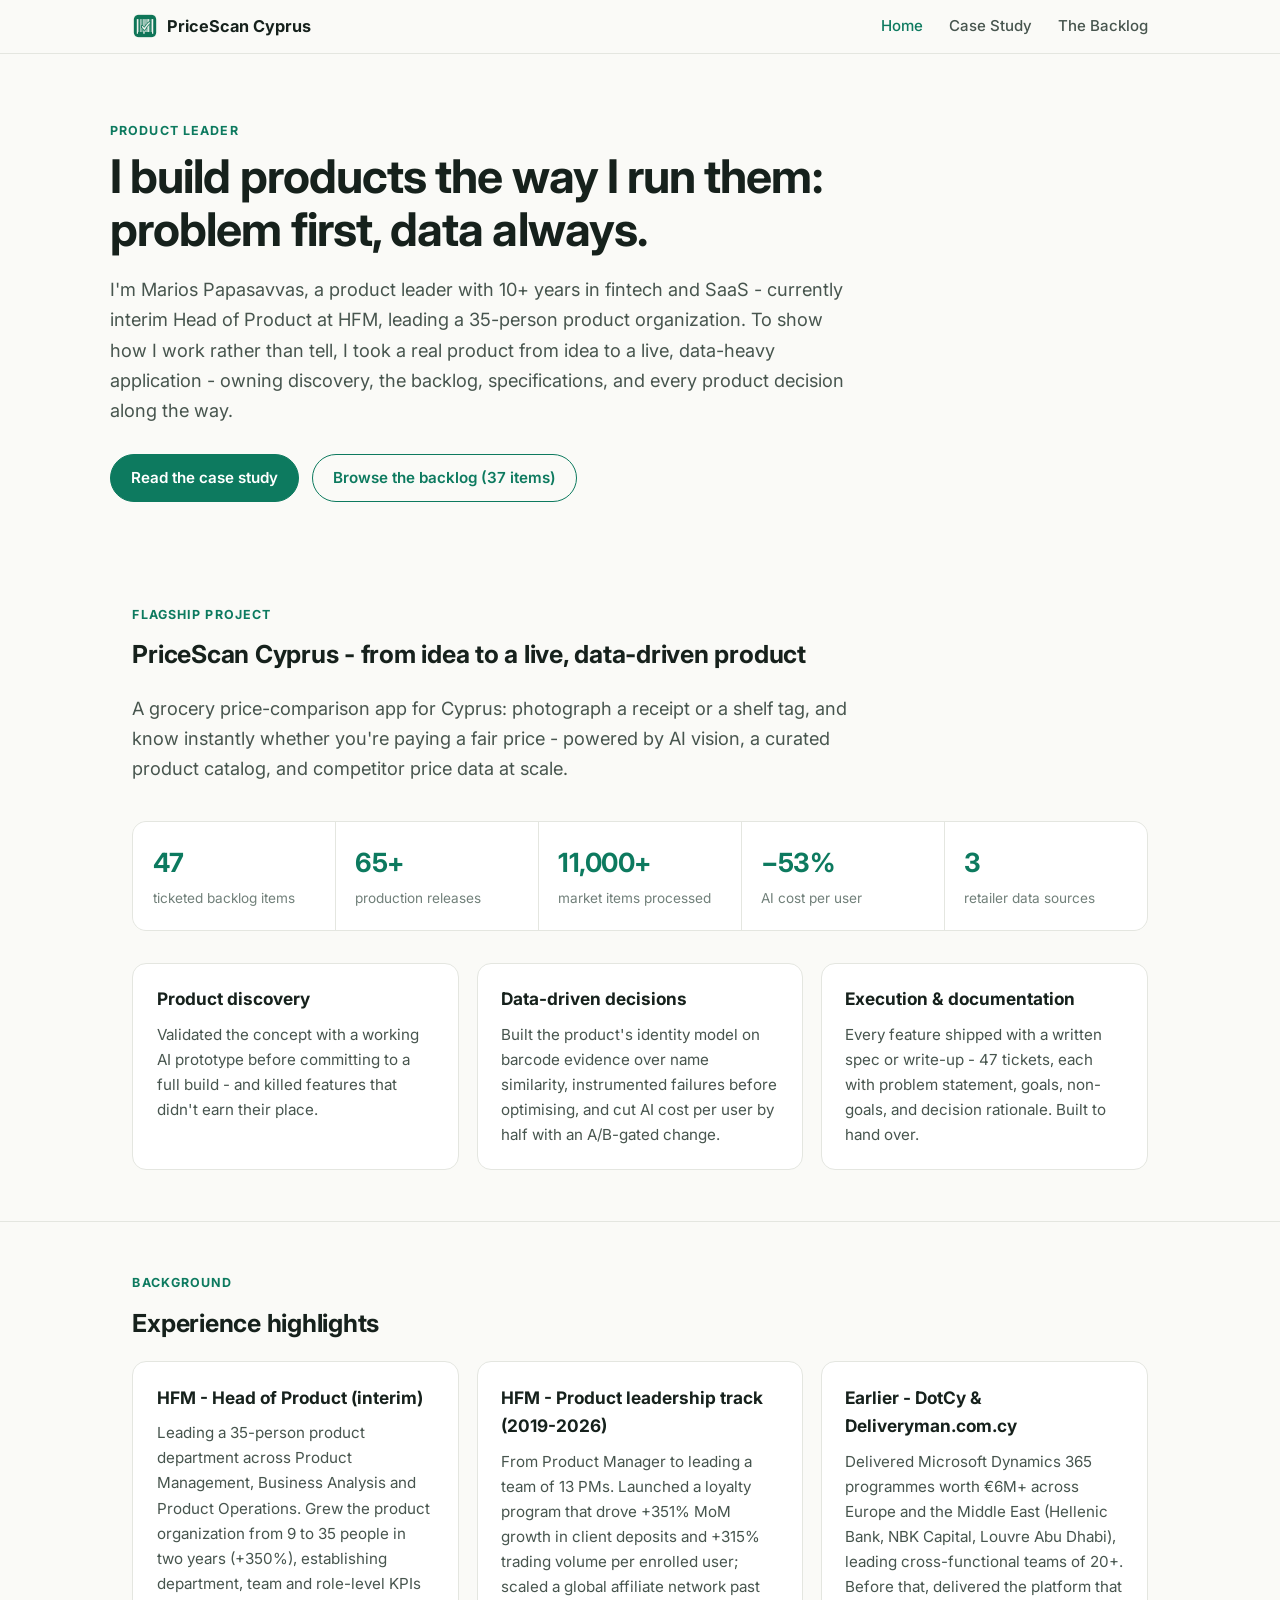
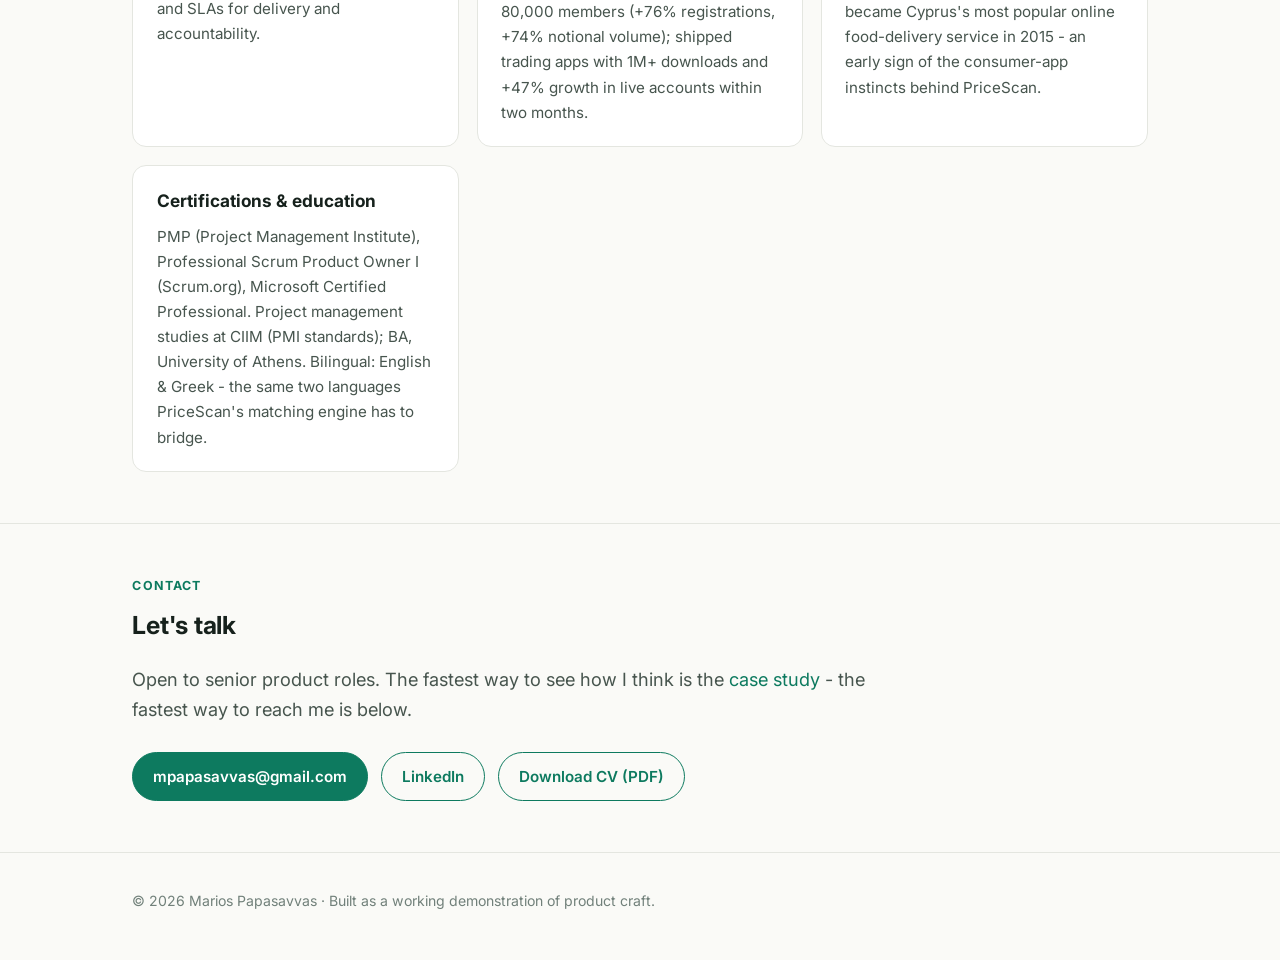
<file: index.html>
<!DOCTYPE html>
<html lang="en">
<head>
<meta charset="UTF-8">
<meta name="viewport" content="width=device-width, initial-scale=1.0">
<title>Marios Papasavvas - Product Leader</title>
<meta name="description" content="Product leader with 10+ years in fintech and SaaS. Case study: taking PriceScan Cyprus from idea to a live app with real market data.">
<link rel="preconnect" href="https://fonts.googleapis.com">
<link href="https://fonts.googleapis.com/css2?family=Inter:wght@400;500;600;700;800&display=swap" rel="stylesheet">
<link rel="stylesheet" href="styles.css">
<link rel="icon" type="image/png" href="images/favicon.png">
</head>
<body>

<nav>
  <div class="nav-inner">
    <a class="nav-name" href="index.html"><img src="images/logo.png" alt="PriceScan Cyprus logo" class="nav-logo">PriceScan Cyprus</a>
    <a class="nav-link active" href="index.html">Home</a>
    <a class="nav-link" href="case-study.html">Case Study</a>
    <a class="nav-link" href="backlog.html">The Backlog</a>
  </div>
</nav>

<header class="hero wrap">
  <p class="kicker">Product Leader</p>
  <h1>I build products the way I run them:<br>problem first, data always.</h1>
  <p class="lede">
    I'm Marios Papasavvas, a product leader with 10+ years in fintech and SaaS - currently
    interim Head of Product at HFM, leading a 35-person product organization. To show how I
    work rather than tell, I took a real product from idea to a live, data-heavy application - 
    owning discovery, the backlog, specifications, and every product decision along the way.
  </p>
  <div class="cta-row">
    <a class="btn primary" href="case-study.html">Read the case study</a>
    <a class="btn ghost" href="backlog.html">Browse the backlog (37 items)</a>
  </div>
</header>

<section>
  <div class="wrap">
    <p class="kicker">Flagship project</p>
    <h2>PriceScan Cyprus - from idea to a live, data-driven product</h2>
    <p class="lede">A grocery price-comparison app for Cyprus: photograph a receipt or a shelf tag,
    and know instantly whether you're paying a fair price - powered by AI vision, a curated
    product catalog, and competitor price data at scale.</p>

    <div class="metrics">
      <div class="metric"><b>47</b><span>ticketed backlog items</span></div>
      <div class="metric"><b>65+</b><span>production releases</span></div>
      <div class="metric"><b>11,000+</b><span>market items processed</span></div>
      <div class="metric"><b>−53%</b><span>AI cost per user</span></div>
      <div class="metric"><b>3</b><span>retailer data sources</span></div>
    </div>

    <div class="grid cols-3" style="margin-top:2rem">
      <div class="card">
        <h3>Product discovery</h3>
        <p>Validated the concept with a working AI prototype before committing to a full build - and killed features that didn't earn their place.</p>
      </div>
      <div class="card">
        <h3>Data-driven decisions</h3>
        <p>Built the product's identity model on barcode evidence over name similarity, instrumented failures before optimising, and cut AI cost per user by half with an A/B-gated change.</p>
      </div>
      <div class="card">
        <h3>Execution & documentation</h3>
        <p>Every feature shipped with a written spec or write-up - 47 tickets, each with problem statement, goals, non-goals, and decision rationale. Built to hand over.</p>
      </div>
    </div>
  </div>
</section>

<section>
  <div class="wrap">
    <p class="kicker">Background</p>
    <h2>Experience highlights</h2>
    <div class="grid cols-2">
      <div class="card">
        <h3>HFM - Head of Product (interim)</h3>
        <p>Leading a 35-person product department across Product Management, Business Analysis and
        Product Operations. Grew the product organization from 9 to 35 people in two years (+350%),
        establishing department, team and role-level KPIs and SLAs for delivery and accountability.</p>
      </div>
      <div class="card">
        <h3>HFM - Product leadership track (2019-2026)</h3>
        <p>From Product Manager to leading a team of 13 PMs. Launched a loyalty program that drove
        +351% MoM growth in client deposits and +315% trading volume per enrolled user; scaled a
        global affiliate network past 80,000 members (+76% registrations, +74% notional volume);
        shipped trading apps with 1M+ downloads and +47% growth in live accounts within two months.</p>
      </div>
      <div class="card">
        <h3>Earlier - DotCy & Deliveryman.com.cy</h3>
        <p>Delivered Microsoft Dynamics 365 programmes worth €6M+ across Europe and the Middle East
        (Hellenic Bank, NBK Capital, Louvre Abu Dhabi), leading cross-functional teams of 20+.
        Before that, delivered the platform that became Cyprus's most popular online food-delivery
        service in 2015 - an early sign of the consumer-app instincts behind PriceScan.</p>
      </div>
      <div class="card">
        <h3>Certifications & education</h3>
        <p>PMP (Project Management Institute), Professional Scrum Product Owner I (Scrum.org),
        Microsoft Certified Professional. Project management studies at CIIM (PMI standards);
        BA, University of Athens. Bilingual: English & Greek - the same two languages PriceScan's
        matching engine has to bridge.</p>
      </div>
    </div>
  </div>
</section>

<section>
  <div class="wrap">
    <p class="kicker">Contact</p>
    <h2>Let's talk</h2>
    <p class="lede">Open to senior product roles. The fastest way to see how I think is the
    <a href="case-study.html">case study</a> - the fastest way to reach me is below.</p>
    <div class="cta-row">
      <a class="btn primary" href="mailto:mpapasavvas@gmail.com">mpapasavvas@gmail.com</a>
      <a class="btn ghost" href="https://www.linkedin.com/in/mpapasavvas/" target="_blank" rel="noopener">LinkedIn</a>
      <a class="btn ghost" href="cv.pdf" target="_blank" rel="noopener">Download CV (PDF)</a>
    </div>
  </div>
</section>

<footer class="site">
  <div class="wrap">© 2026 Marios Papasavvas · Built as a working demonstration of product craft.</div>
</footer>

</body>
</html>
</file>
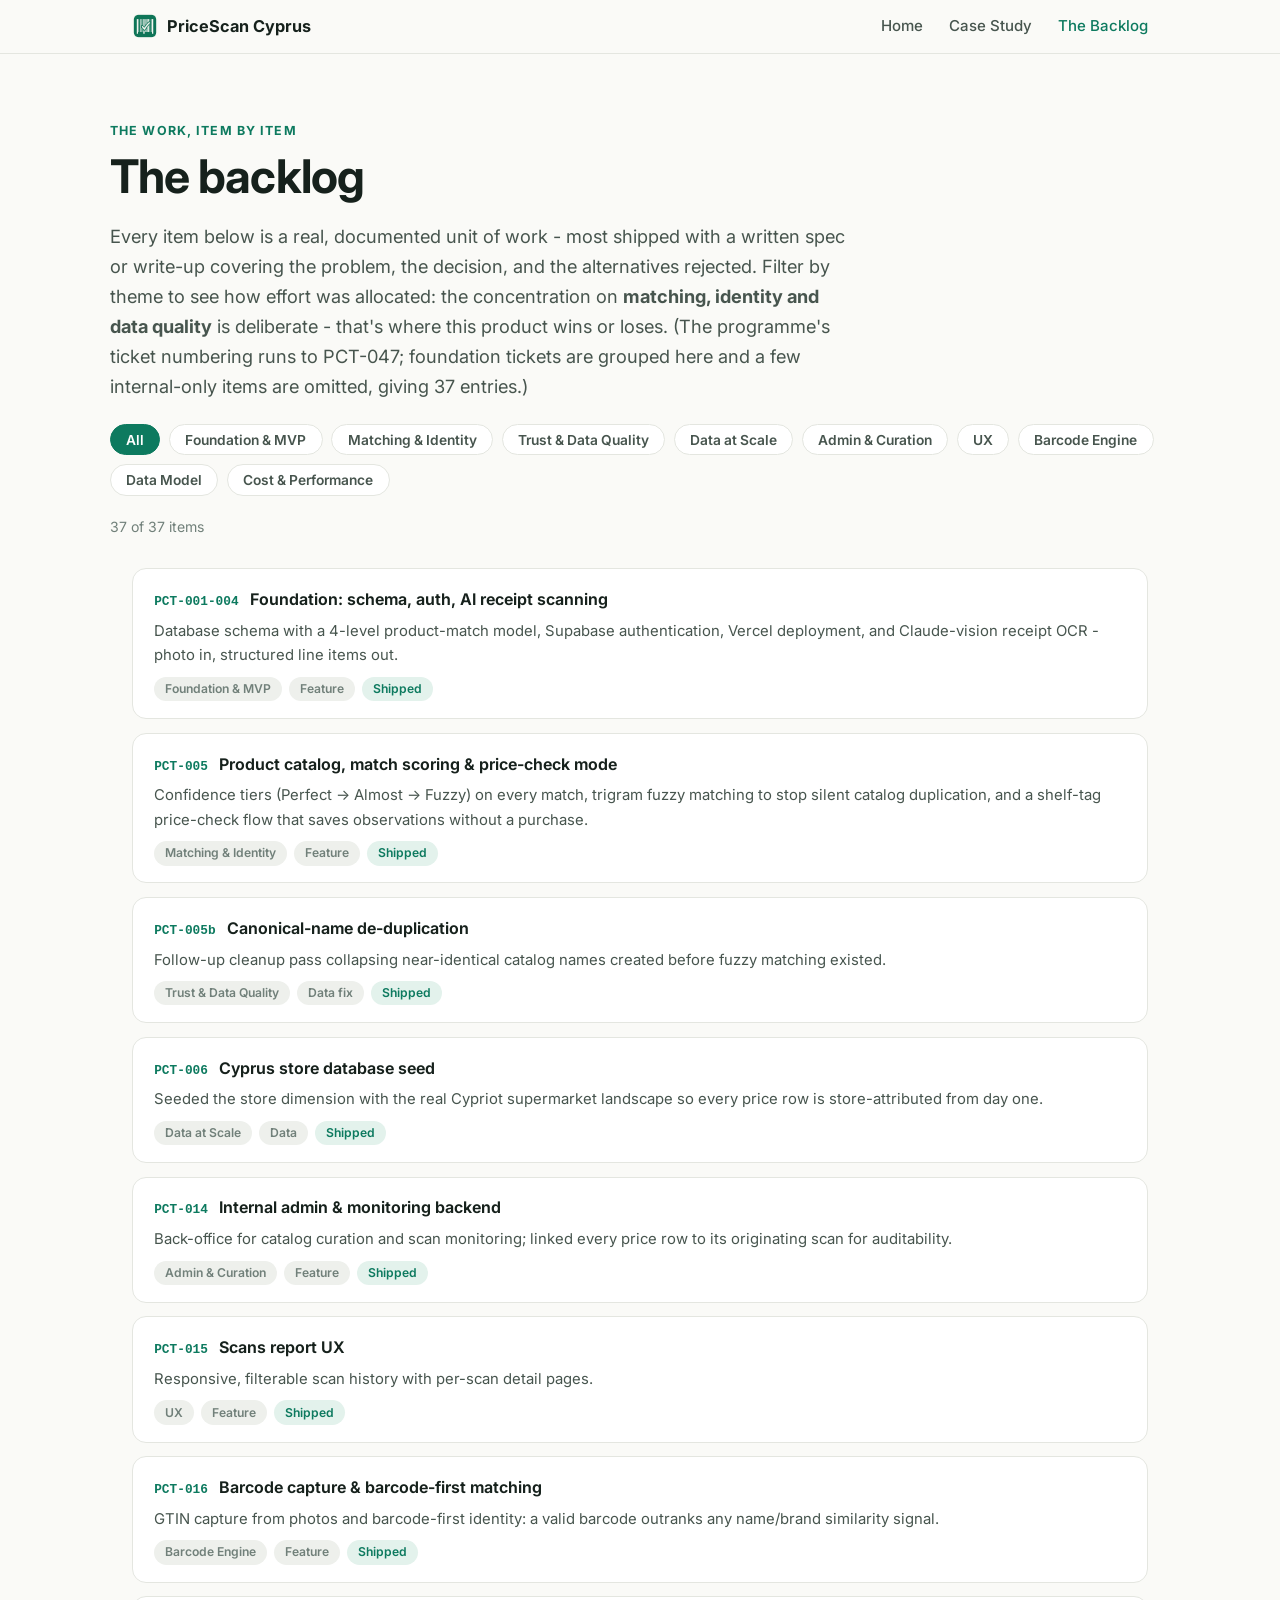
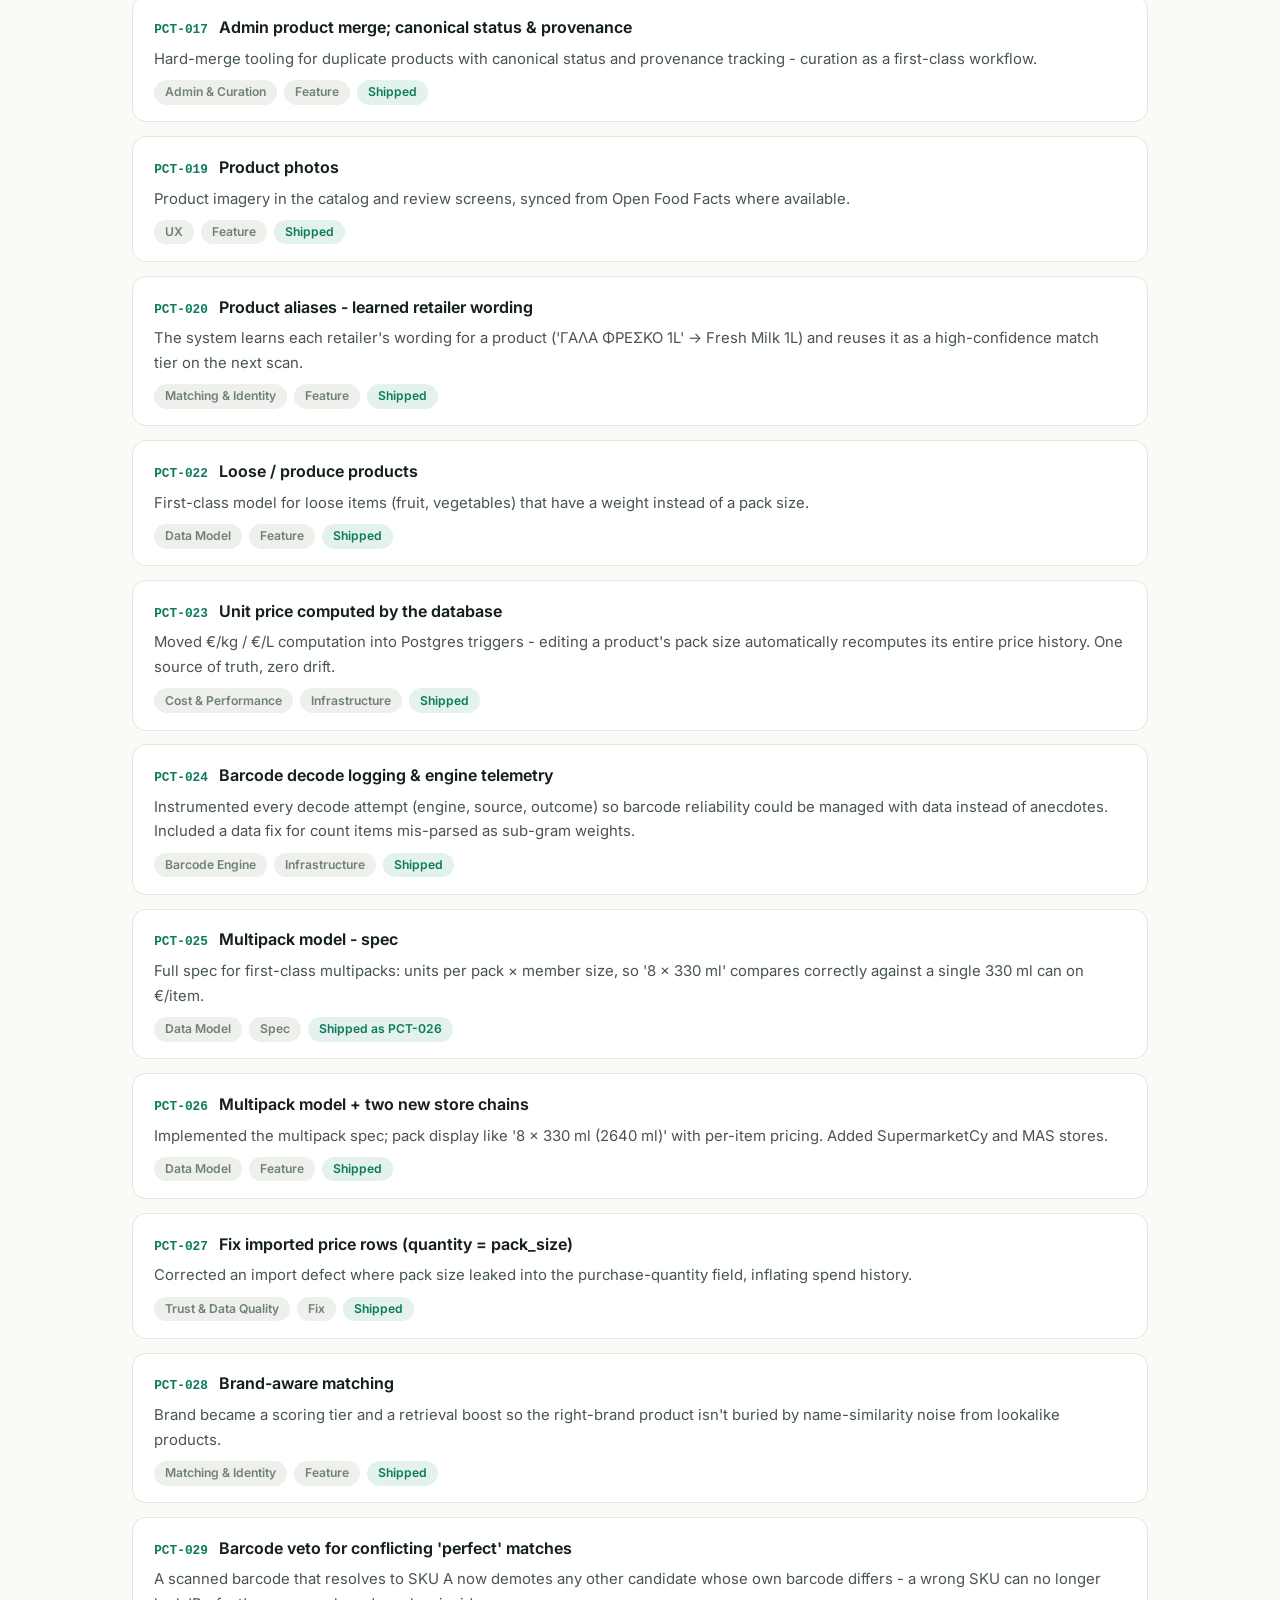
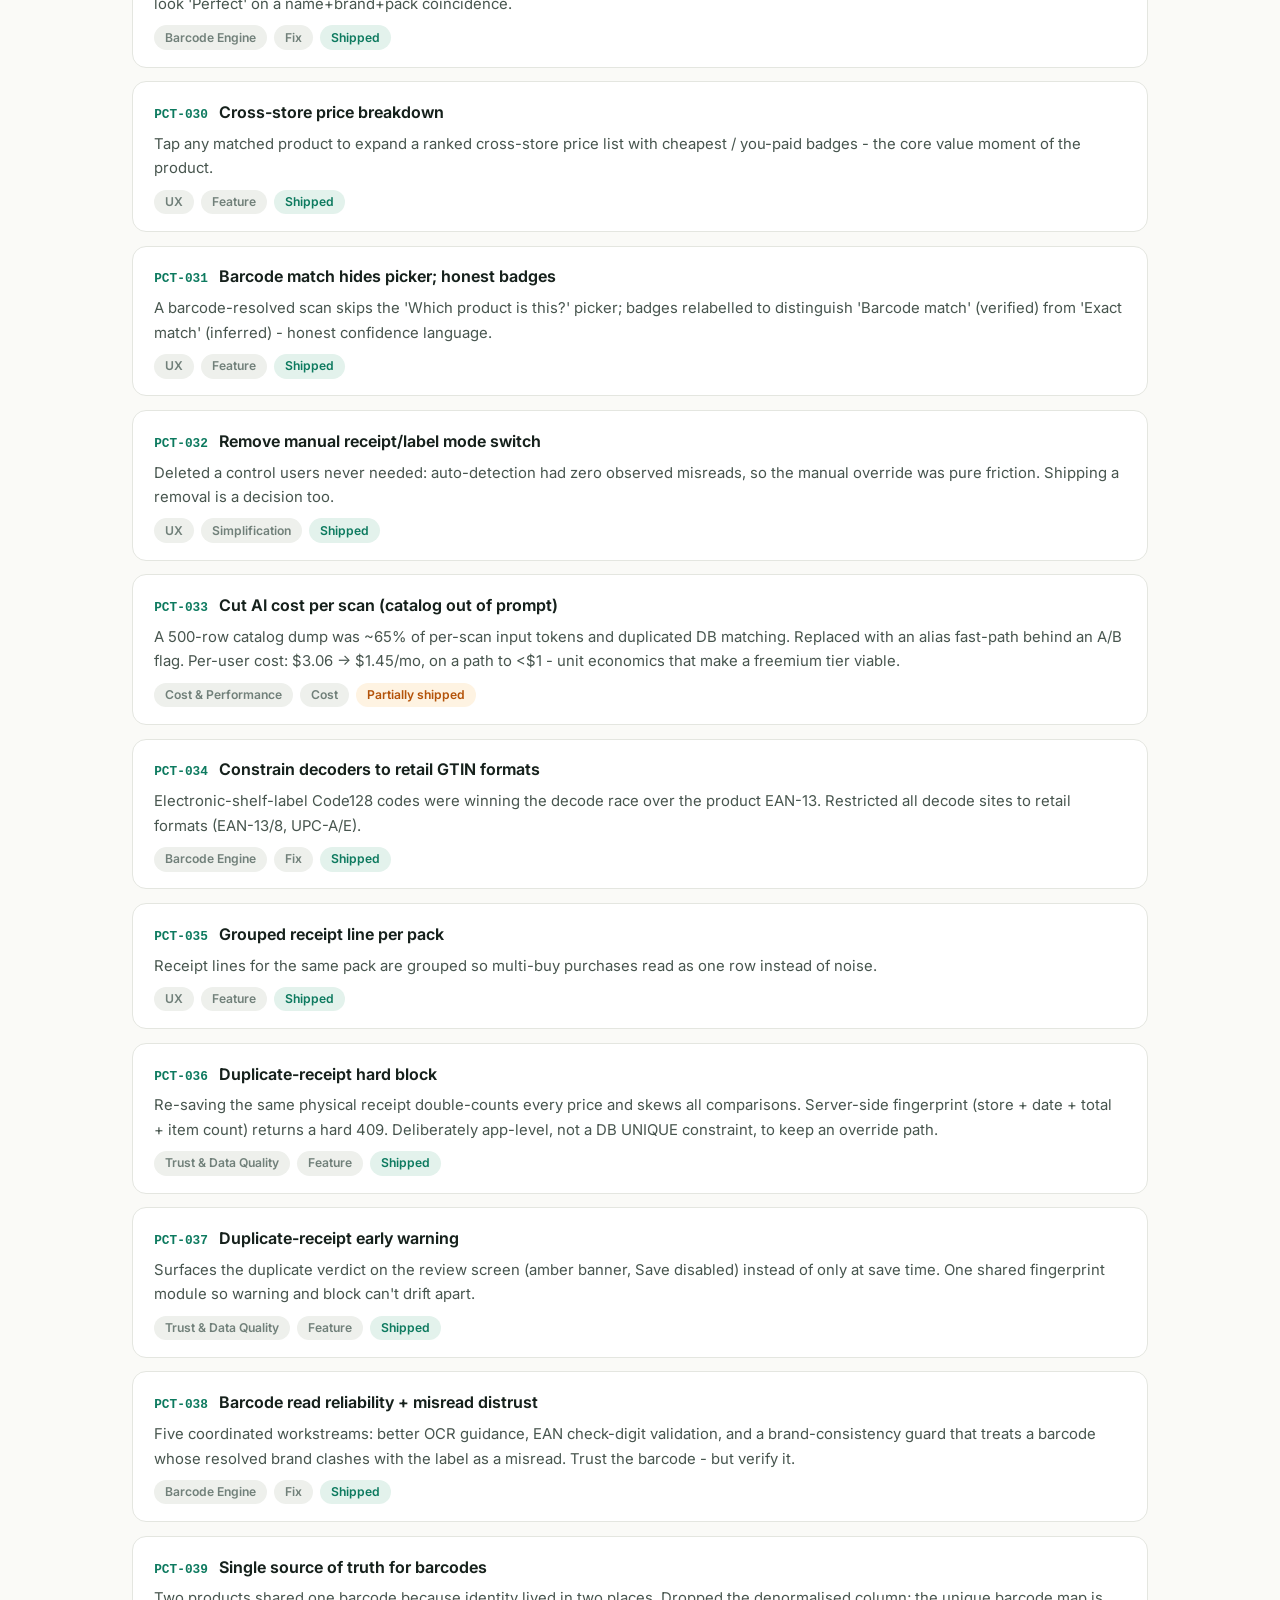
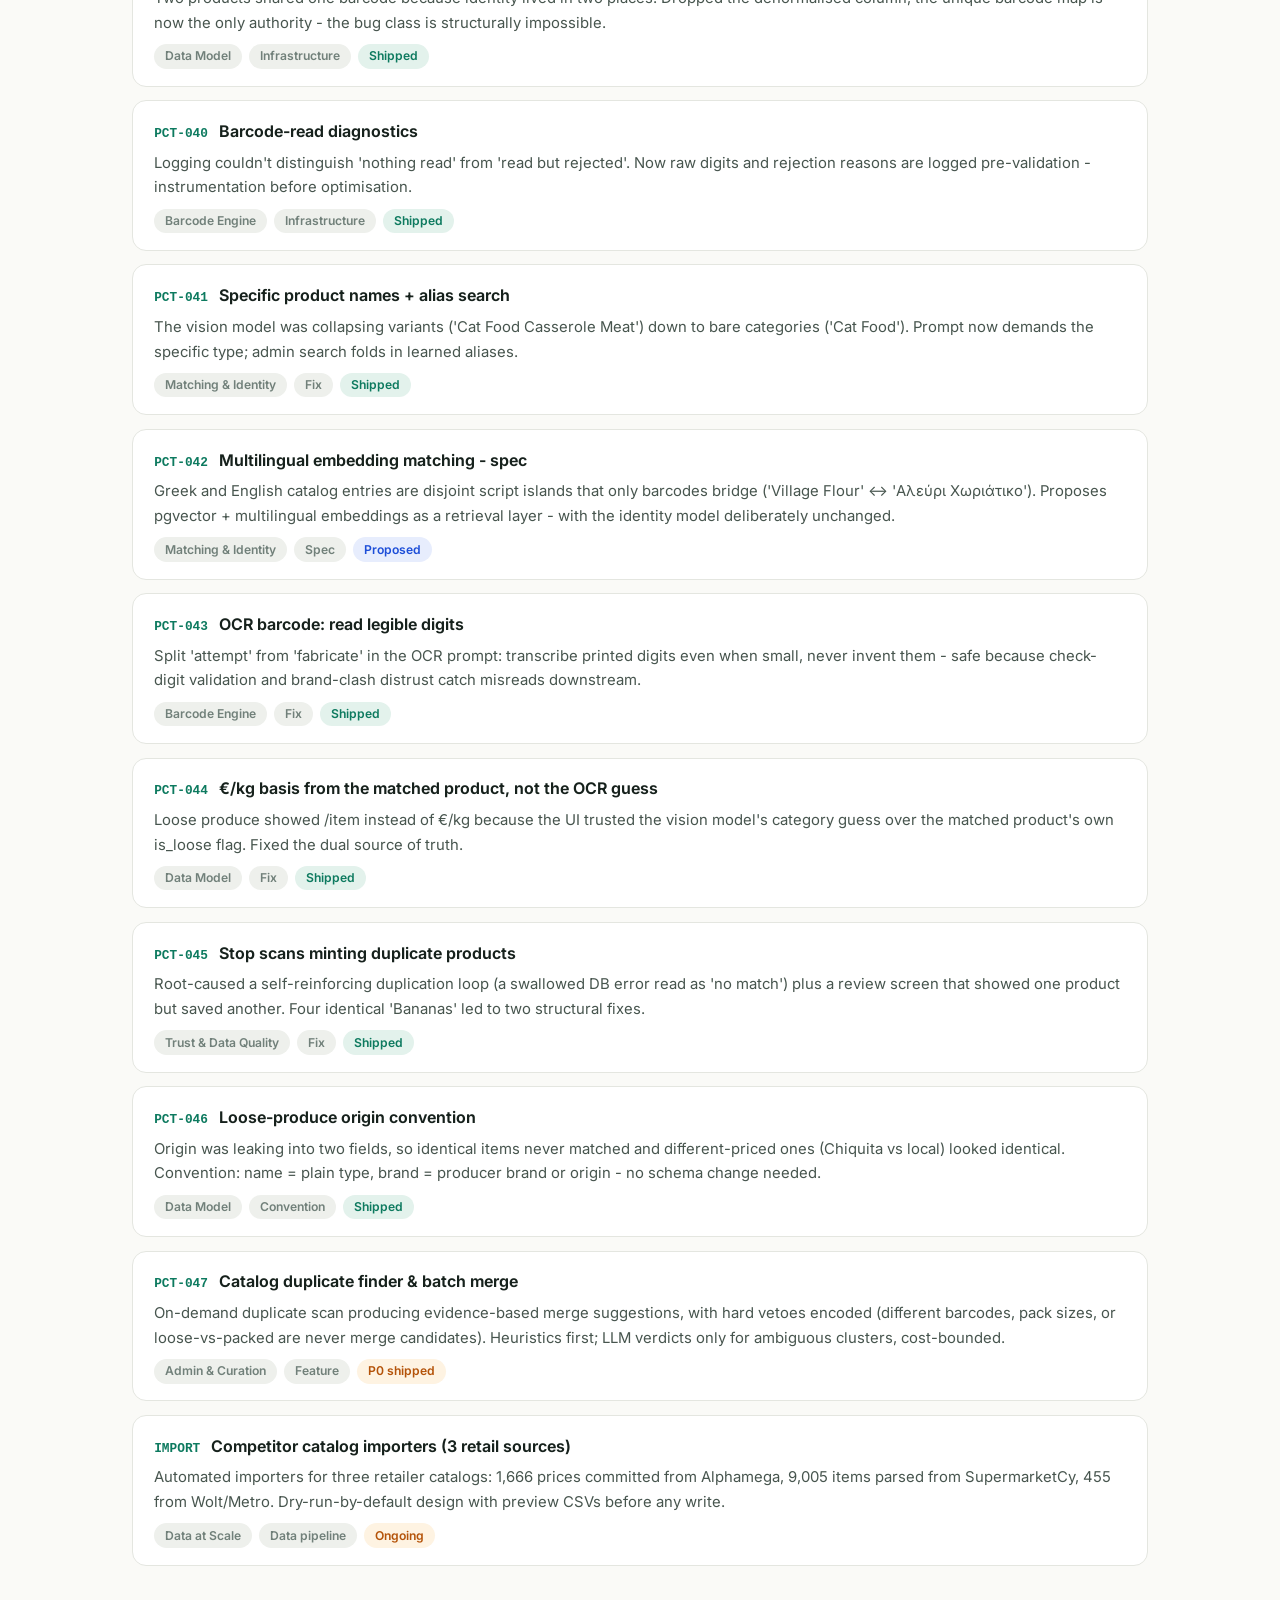
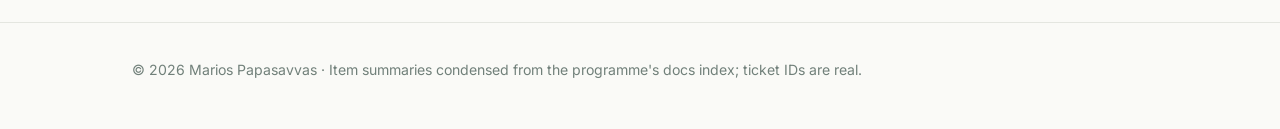
<file: backlog.html>
<!DOCTYPE html>
<html lang="en">
<head>
<meta charset="UTF-8">
<meta name="viewport" content="width=device-width, initial-scale=1.0">
<title>The Backlog - PriceScan Cyprus</title>
<meta name="description" content="The full prioritised backlog behind PriceScan Cyprus - 37 documented items across matching, data quality, cost, and UX.">
<link rel="preconnect" href="https://fonts.googleapis.com">
<link href="https://fonts.googleapis.com/css2?family=Inter:wght@400;500;600;700;800&display=swap" rel="stylesheet">
<link rel="stylesheet" href="styles.css">
<link rel="icon" type="image/png" href="images/favicon.png">
</head>
<body>

<nav>
  <div class="nav-inner">
    <a class="nav-name" href="index.html"><img src="images/logo.png" alt="PriceScan Cyprus logo" class="nav-logo">PriceScan Cyprus</a>
    <a class="nav-link" href="index.html">Home</a>
    <a class="nav-link" href="case-study.html">Case Study</a>
    <a class="nav-link active" href="backlog.html">The Backlog</a>
  </div>
</nav>

<header class="hero wrap" style="padding-bottom:1rem">
  <p class="kicker">The work, item by item</p>
  <h1>The backlog</h1>
  <p class="lede">Every item below is a real, documented unit of work - most shipped with a written
  spec or write-up covering the problem, the decision, and the alternatives rejected. Filter by
  theme to see how effort was allocated: the concentration on <b>matching, identity and data
  quality</b> is deliberate - that's where this product wins or loses. (The programme's ticket
  numbering runs to PCT-047; foundation tickets are grouped here and a few internal-only items
  are omitted, giving 37 entries.)</p>
  <div id="filters" class="filters"></div>
  <p class="backlog-count" id="count"></p>
</header>

<main class="wrap" style="padding-bottom:3.5rem">
  <div id="list" class="backlog-list"></div>
</main>

<footer class="site">
  <div class="wrap">© 2026 Marios Papasavvas · Item summaries condensed from the programme's docs index; ticket IDs are real.</div>
</footer>

<script src="data/backlog.js"></script>
<script>
(function () {
  var listEl = document.getElementById("list");
  var filtersEl = document.getElementById("filters");
  var countEl = document.getElementById("count");
  var active = "All";

  var themes = ["All"];
  BACKLOG.forEach(function (item) {
    if (themes.indexOf(item.theme) === -1) themes.push(item.theme);
  });

  function statusPill(status) {
    var cls = "green";
    if (/Proposed|Spec/.test(status)) cls = "blue";
    else if (/Partially|Ongoing|P0/.test(status)) cls = "amber";
    return '<span class="pill ' + cls + '">' + status + "</span>";
  }

  function render() {
    var items = active === "All" ? BACKLOG : BACKLOG.filter(function (i) { return i.theme === active; });
    countEl.textContent = items.length + " of " + BACKLOG.length + " items" + (active === "All" ? "" : " · " + active);
    listEl.innerHTML = items.map(function (i) {
      return '<article class="bl-item">' +
        '<div class="bl-top"><span class="bl-id">' + i.id + '</span>' +
        '<span class="bl-title">' + i.title + '</span></div>' +
        '<p class="bl-summary">' + i.summary + "</p>" +
        '<div class="bl-tags"><span class="pill grey">' + i.theme + '</span>' +
        '<span class="pill grey">' + i.type + "</span>" + statusPill(i.status) + "</div>" +
        "</article>";
    }).join("");
  }

  filtersEl.innerHTML = themes.map(function (t) {
    return '<button data-theme="' + t + '">' + t + "</button>";
  }).join("");
  filtersEl.addEventListener("click", function (e) {
    var btn = e.target.closest("button");
    if (!btn) return;
    active = btn.getAttribute("data-theme");
    Array.prototype.forEach.call(filtersEl.children, function (b) {
      b.classList.toggle("on", b === btn);
    });
    render();
  });
  filtersEl.querySelector("button").classList.add("on");
  render();
})();
</script>

</body>
</html>
</file>
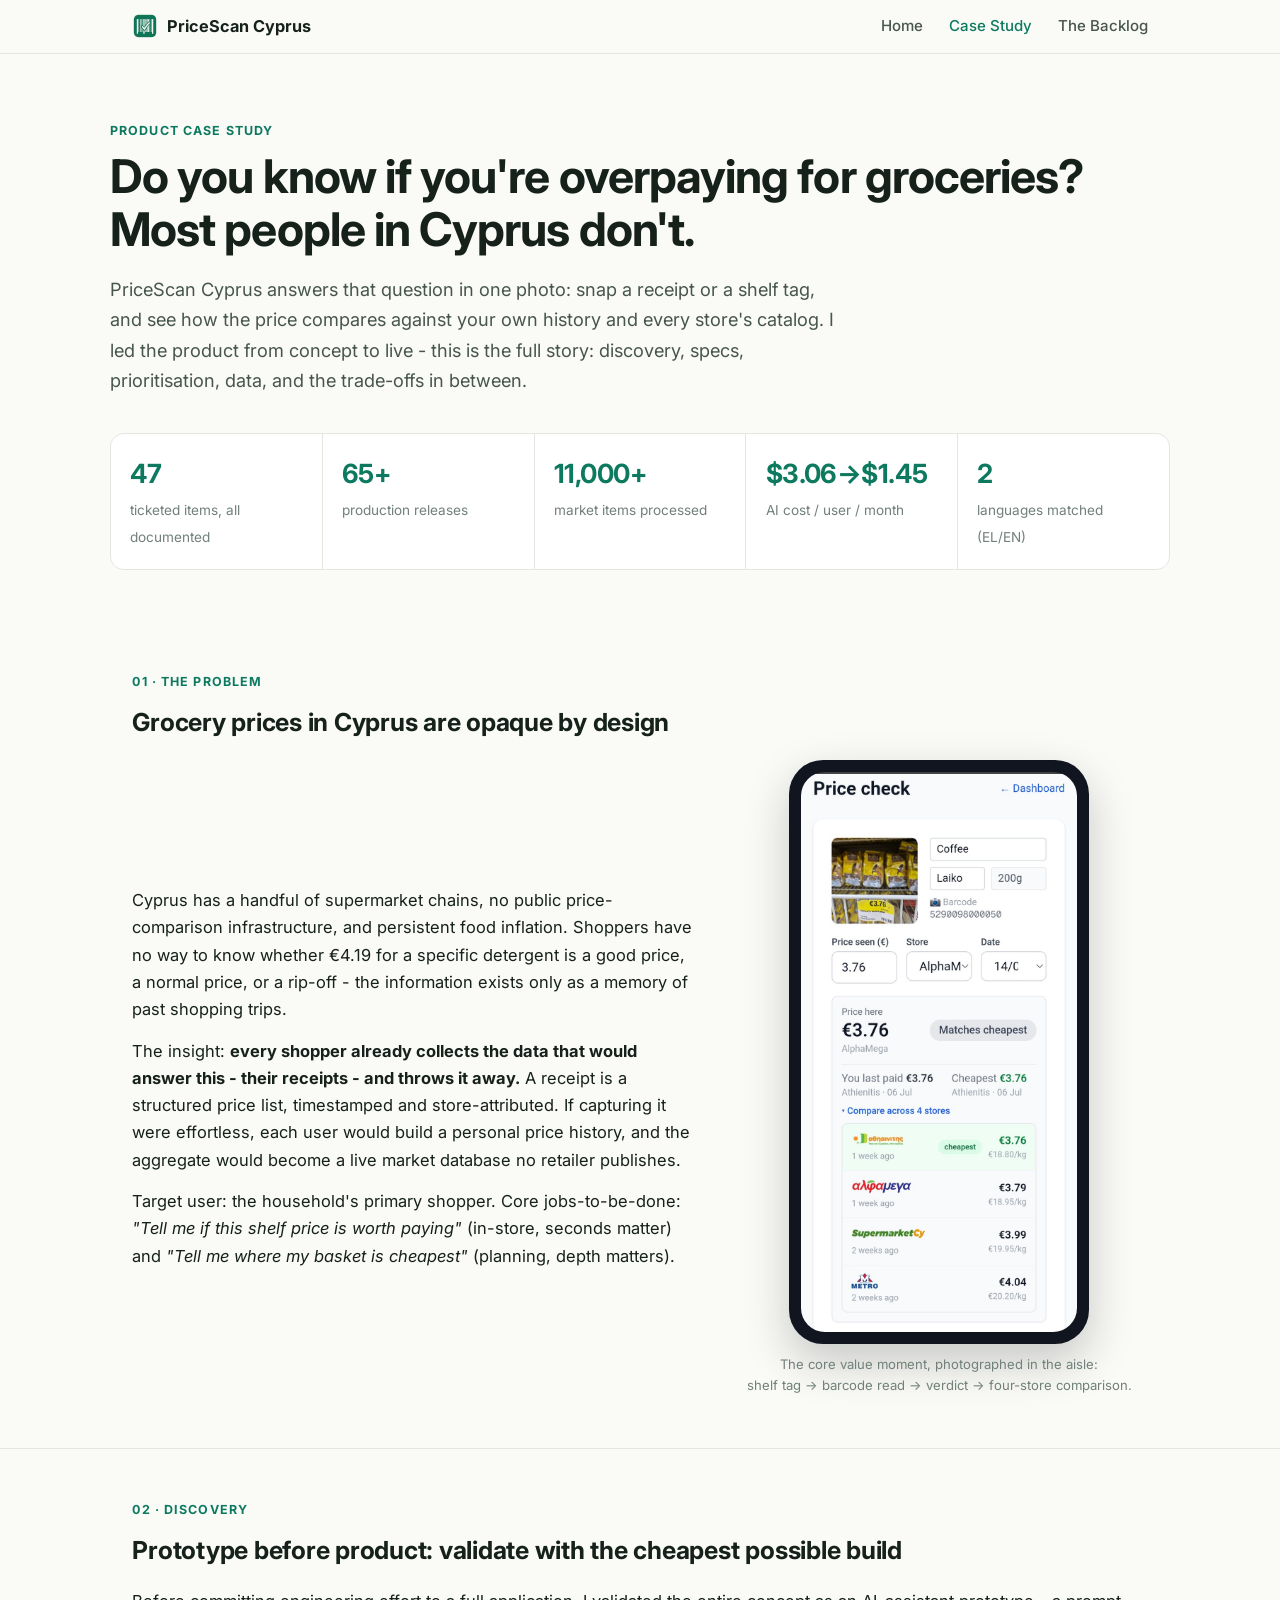
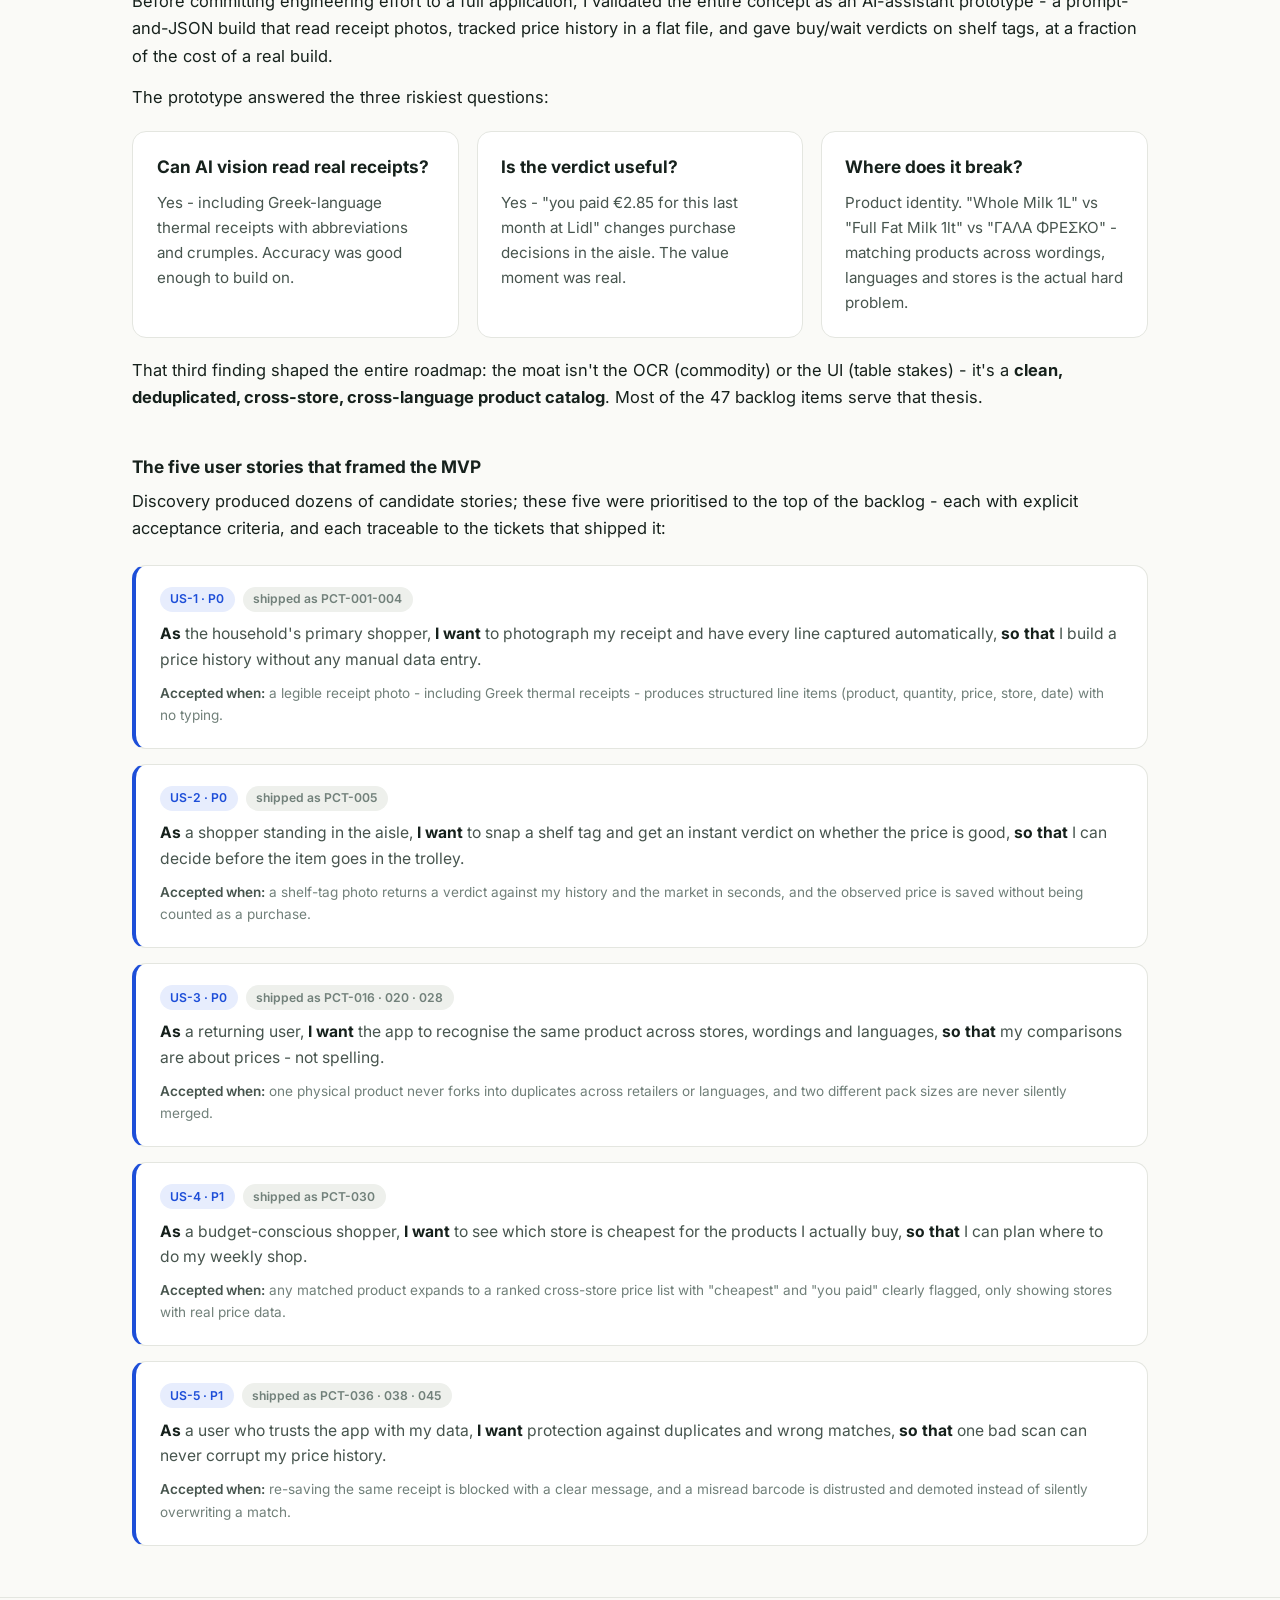
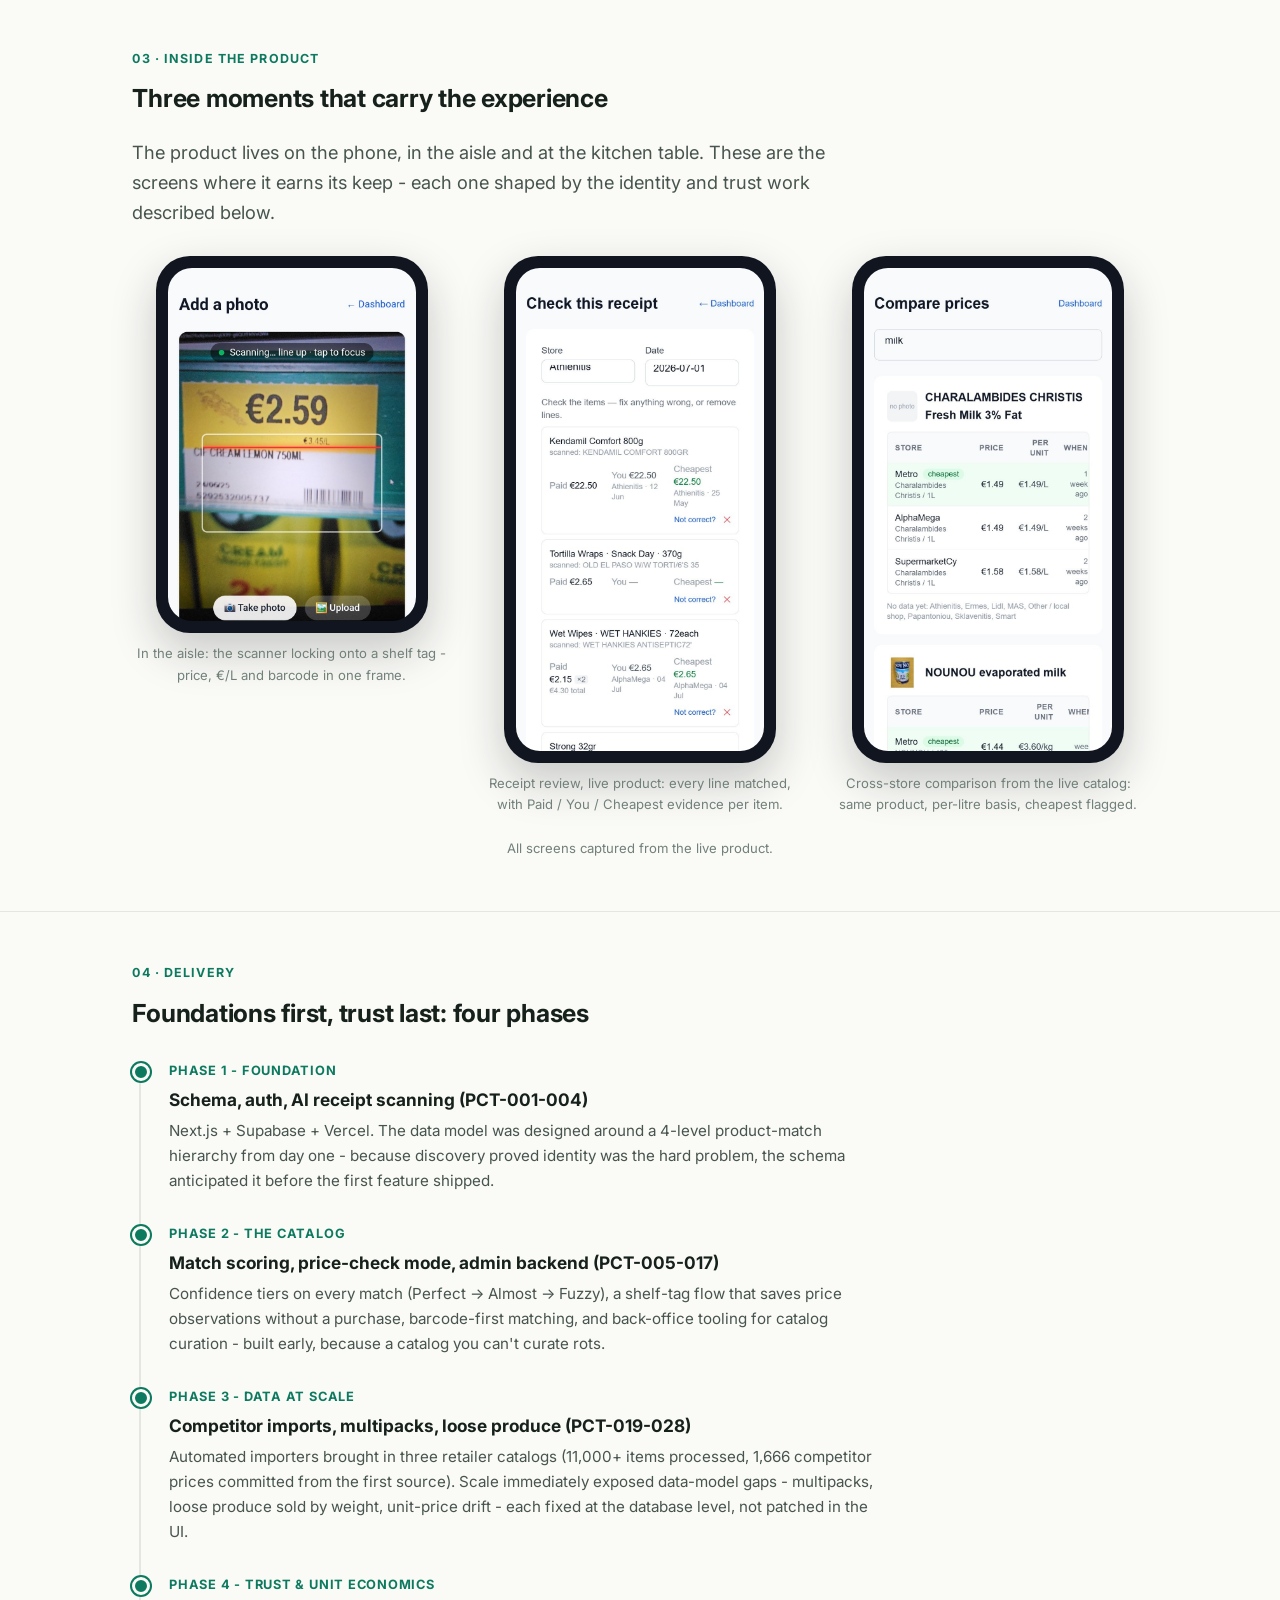
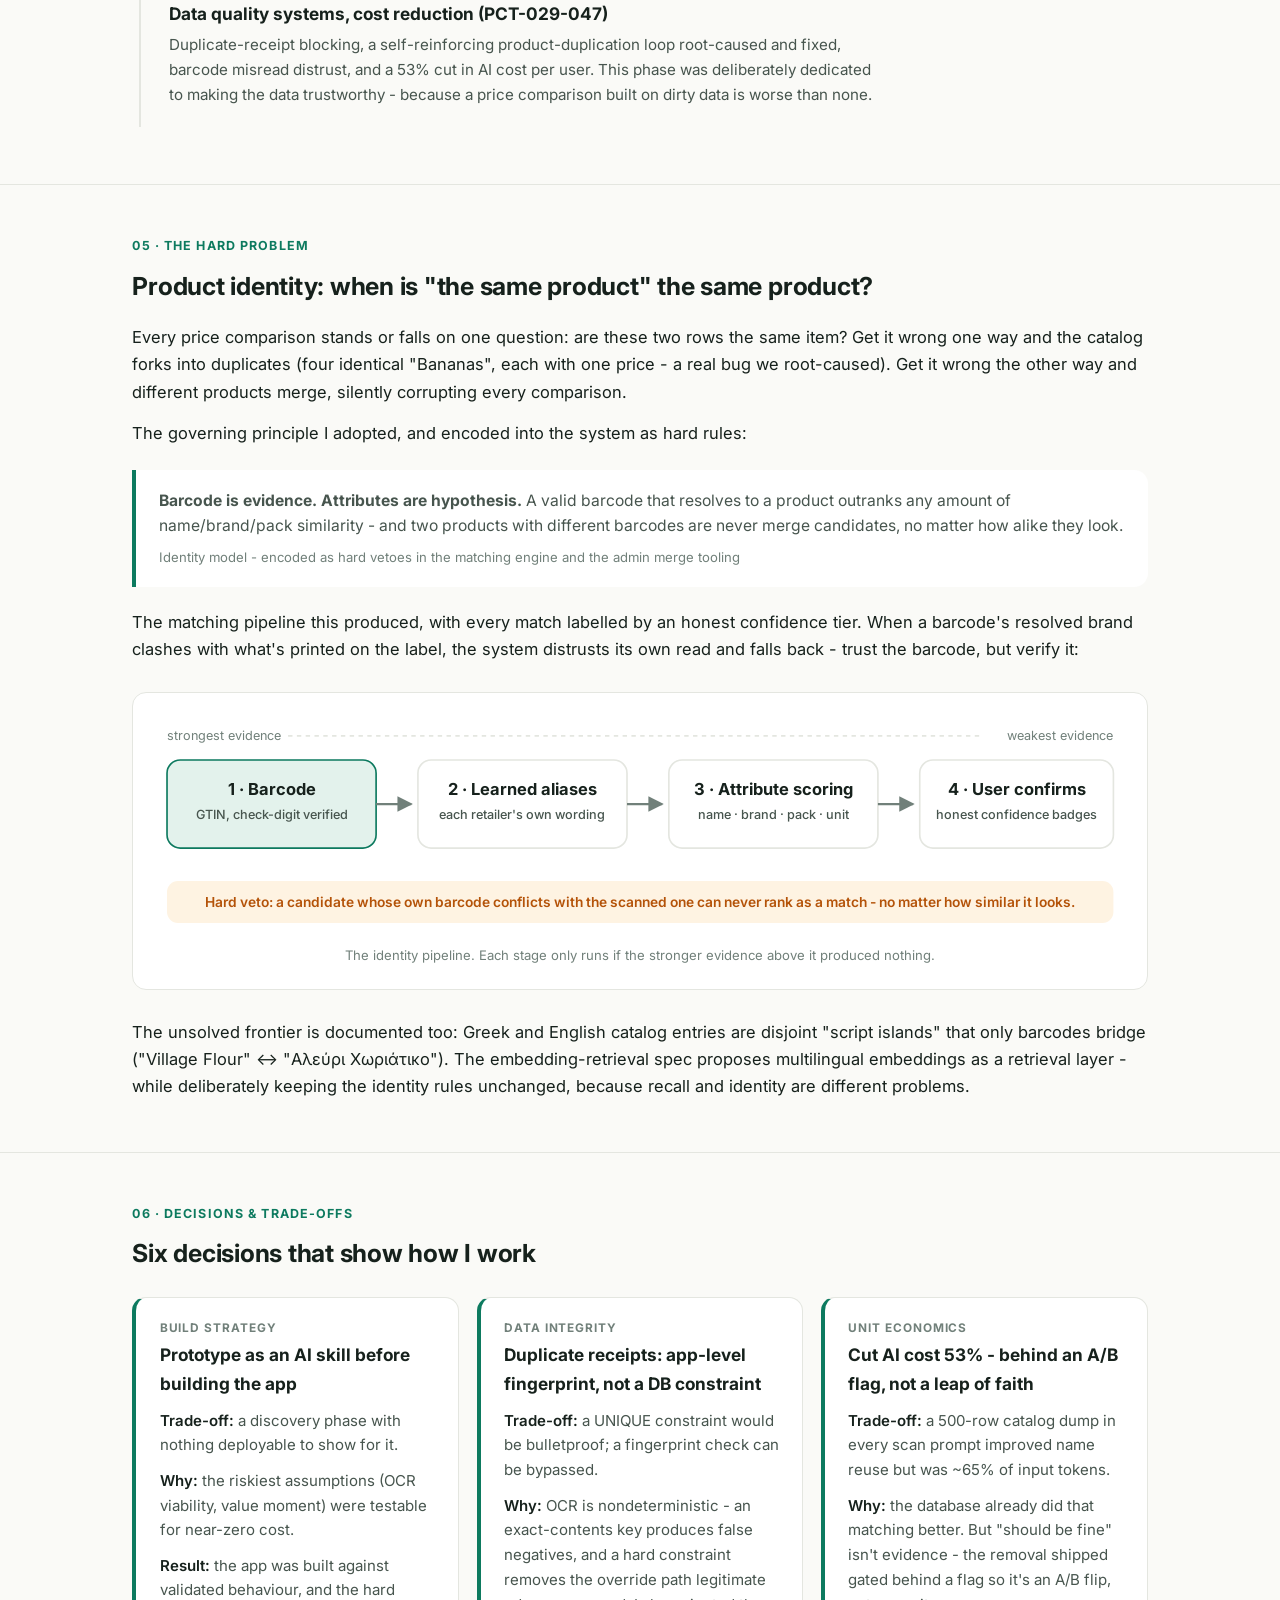
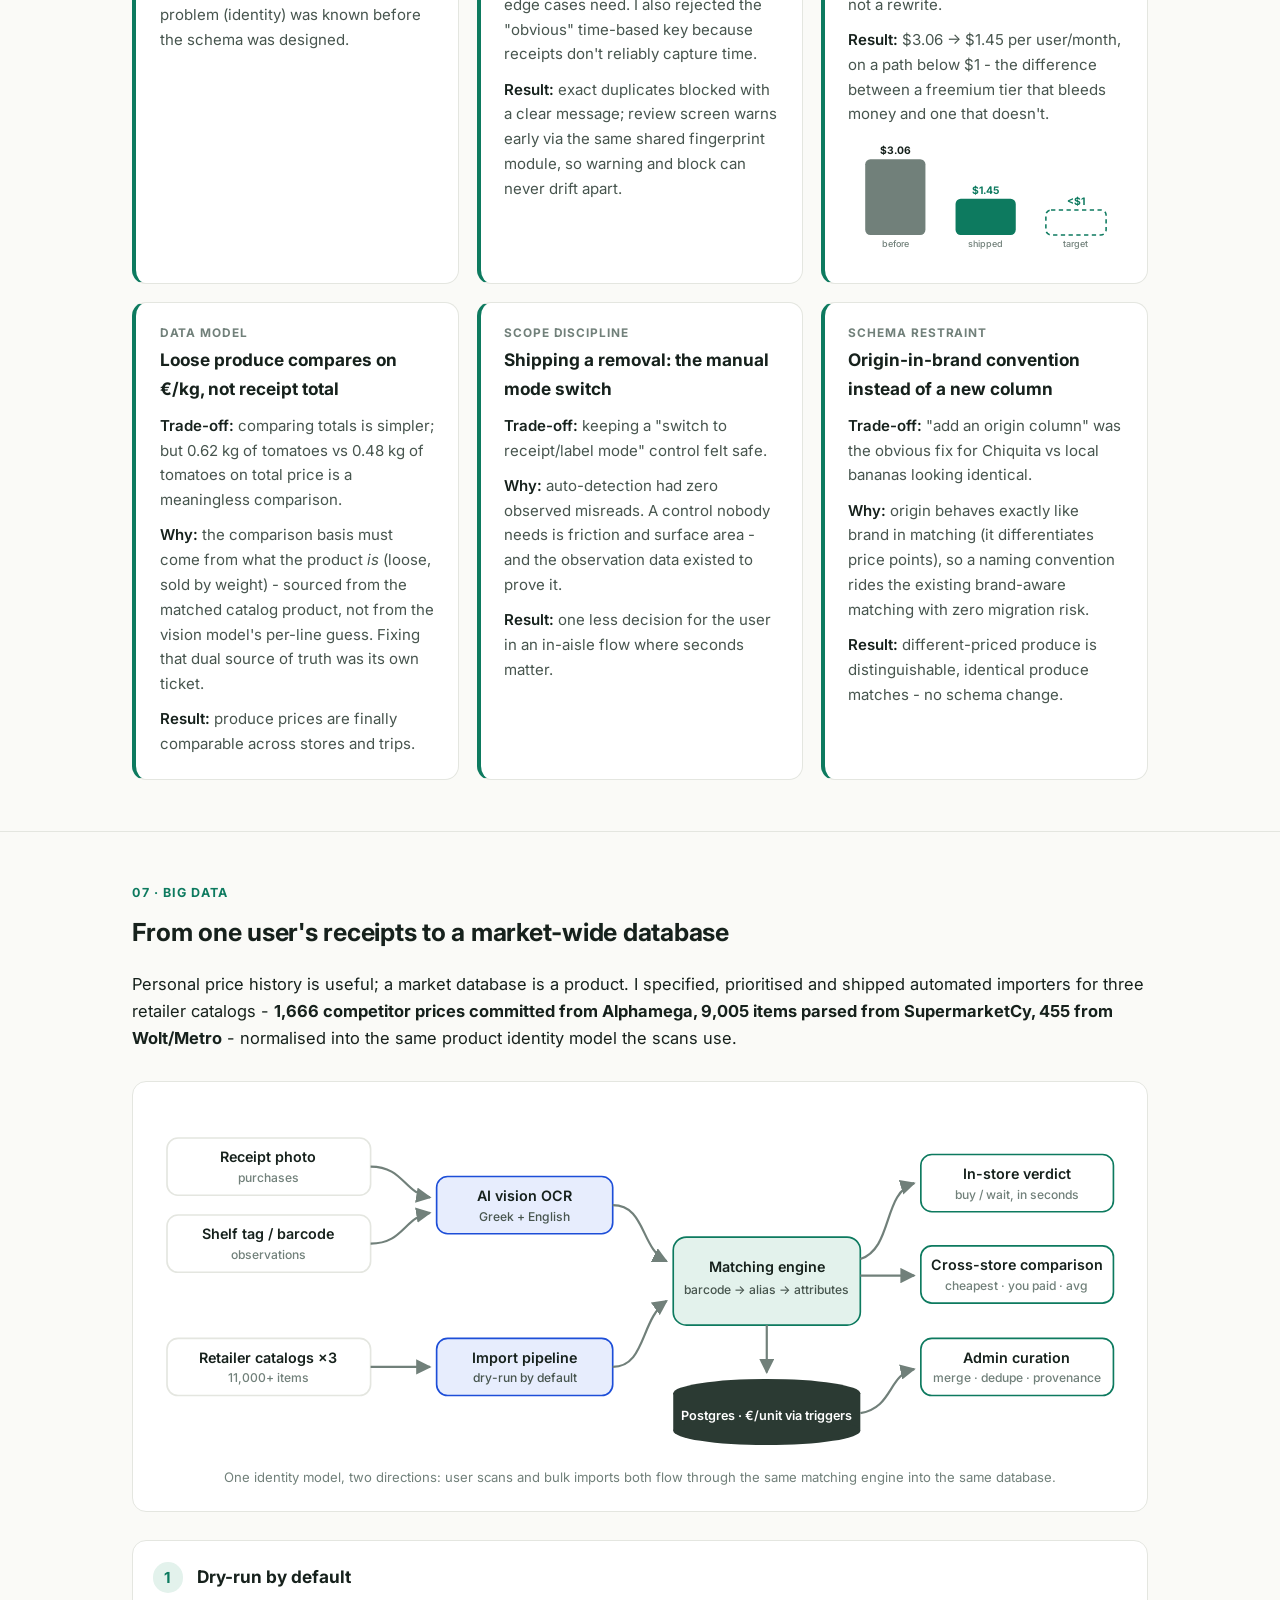
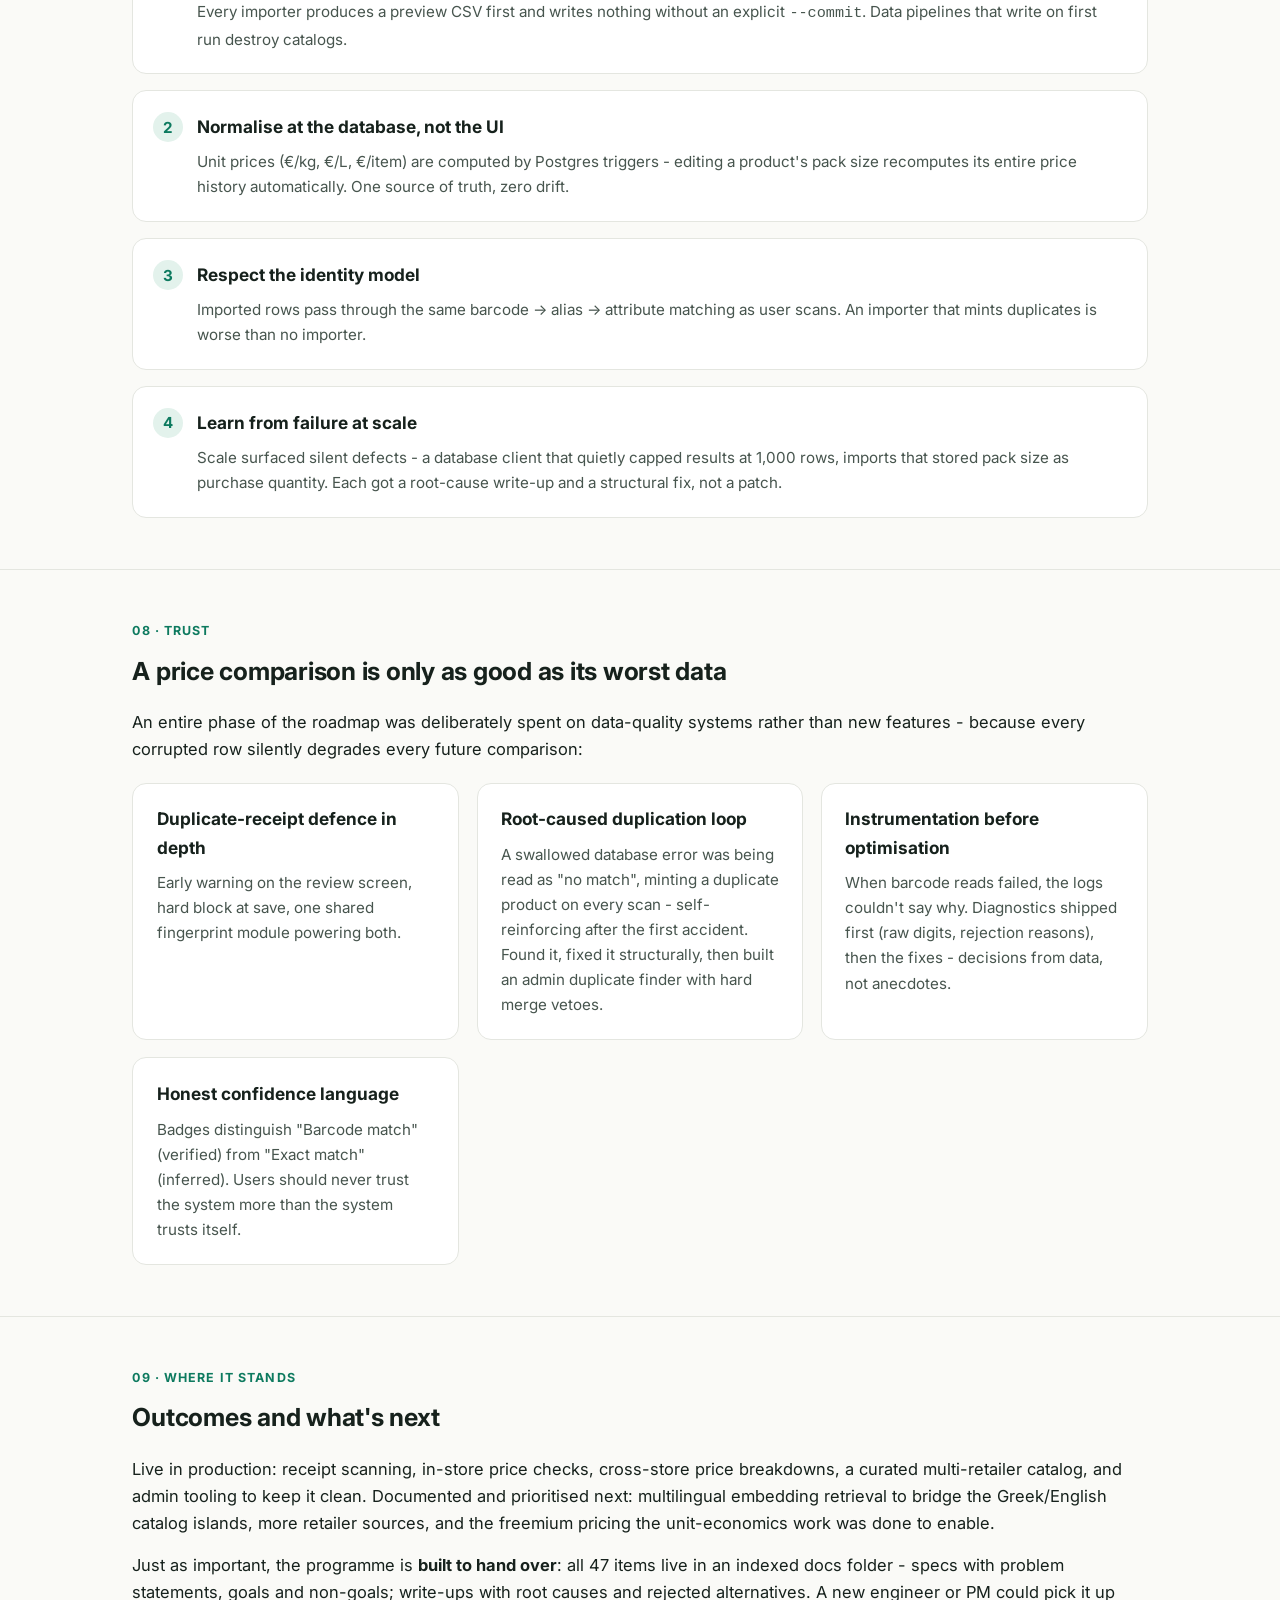
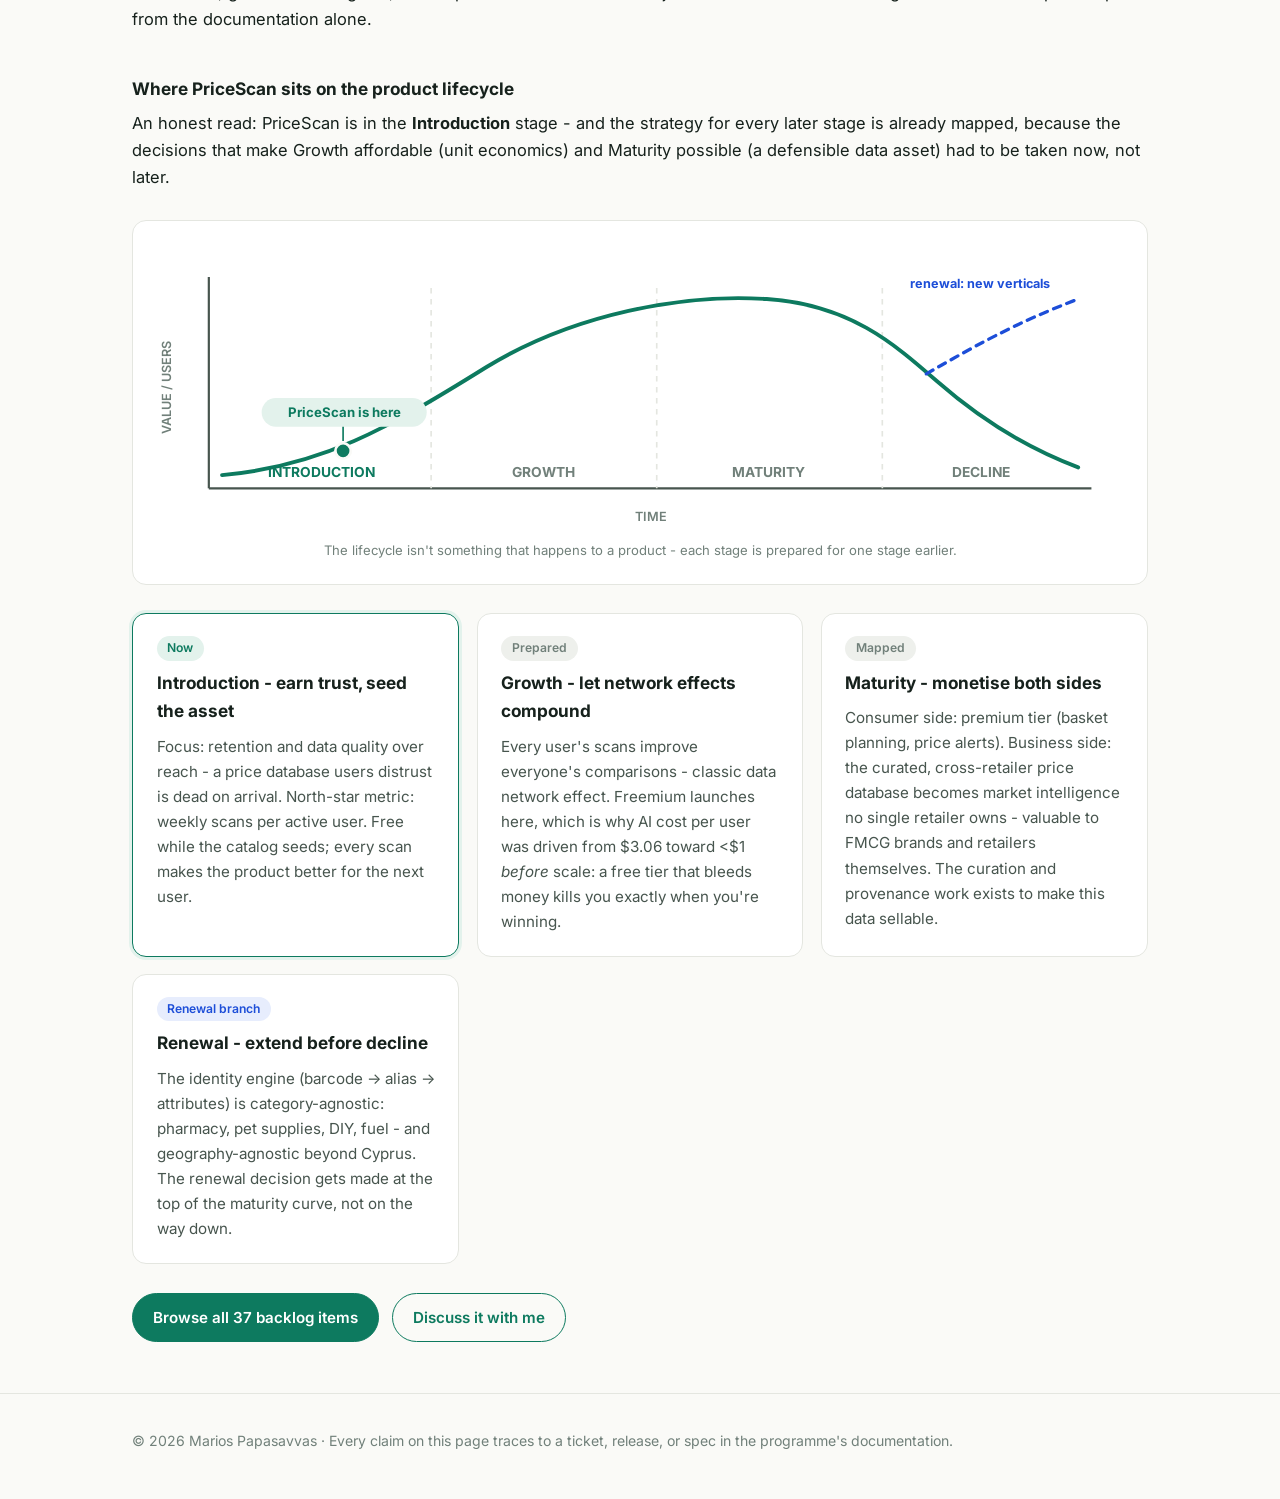
<file: case-study.html>
<!DOCTYPE html>
<html lang="en">
<head>
<meta charset="UTF-8">
<meta name="viewport" content="width=device-width, initial-scale=1.0">
<title>Case Study - PriceScan Cyprus</title>
<meta name="description" content="How PriceScan Cyprus went from idea to a live, data-heavy product - discovery, specs, prioritisation, data pipelines, and the trade-offs in between.">
<link rel="preconnect" href="https://fonts.googleapis.com">
<link href="https://fonts.googleapis.com/css2?family=Inter:wght@400;500;600;700;800&display=swap" rel="stylesheet">
<link rel="stylesheet" href="styles.css">
<link rel="icon" type="image/png" href="images/favicon.png">
</head>
<body>

<nav>
  <div class="nav-inner">
    <a class="nav-name" href="index.html"><img src="images/logo.png" alt="PriceScan Cyprus logo" class="nav-logo">PriceScan Cyprus</a>
    <a class="nav-link" href="index.html">Home</a>
    <a class="nav-link active" href="case-study.html">Case Study</a>
    <a class="nav-link" href="backlog.html">The Backlog</a>
  </div>
</nav>

<header class="hero wrap">
  <p class="kicker">Product case study</p>
  <h1>Do you know if you're overpaying for groceries?<br>Most people in Cyprus don't.</h1>
  <p class="lede">PriceScan Cyprus answers that question in one photo: snap a receipt or a
  shelf tag, and see how the price compares against your own history and every store's catalog.
  I led the product from concept to live - this is the full story: discovery, specs,
  prioritisation, data, and the trade-offs in between.</p>

  <div class="metrics">
    <div class="metric"><b>47</b><span>ticketed items, all documented</span></div>
    <div class="metric"><b>65+</b><span>production releases</span></div>
    <div class="metric"><b>11,000+</b><span>market items processed</span></div>
    <div class="metric"><b>$3.06→$1.45</b><span>AI cost / user / month</span></div>
    <div class="metric"><b>2</b><span>languages matched (EL/EN)</span></div>
  </div>
</header>

<section id="problem">
  <div class="wrap">
    <p class="kicker">01 · The problem</p>
    <h2>Grocery prices in Cyprus are opaque by design</h2>
    <div class="split">
      <div>
        <p>Cyprus has a handful of supermarket chains, no public price-comparison infrastructure,
        and persistent food inflation. Shoppers have no way to know whether €4.19 for a specific
        detergent is a good price, a normal price, or a rip-off - the information exists only as
        a memory of past shopping trips.</p>
        <p>The insight: <b>every shopper already collects the data that would answer this - their
        receipts - and throws it away.</b> A receipt is a structured price list, timestamped and
        store-attributed. If capturing it were effortless, each user would build a personal price
        history, and the aggregate would become a live market database no retailer publishes.</p>
        <p>Target user: the household's primary shopper. Core jobs-to-be-done: <i>"Tell me if this
        shelf price is worth paying"</i> (in-store, seconds matter) and <i>"Tell me where my basket
        is cheapest"</i> (planning, depth matters).</p>
      </div>
      <figure class="figure" style="margin:0">
        <div class="phone"><img src="images/price-check.jpg" alt="Price check captured in the aisle: Laiko coffee 200g shelf tag photographed, barcode 5290098000050 read, €3.76 flagged as matching the cheapest, with a four-store comparison including store logos" style="width:100%;display:block;border-radius:24px"></div>
        <figcaption class="figcap">The core value moment, photographed in the aisle:<br>shelf tag → barcode read → verdict → four-store comparison.</figcaption>
      </figure>
    </div>
  </div>
</section>

<section id="approach">
  <div class="wrap">
    <p class="kicker">02 · Discovery</p>
    <h2>Prototype before product: validate with the cheapest possible build</h2>
    <p>Before committing engineering effort to a full application, I validated the entire concept
    as an AI-assistant prototype - a prompt-and-JSON build that read receipt photos, tracked price
    history in a flat file, and gave buy/wait verdicts on shelf tags, at a fraction of the cost of
    a real build.</p>
    <p>The prototype answered the three riskiest questions:</p>
    <div class="grid cols-3" style="margin-top:1.2rem">
      <div class="card"><h3>Can AI vision read real receipts?</h3><p>Yes - including Greek-language thermal receipts with abbreviations and crumples. Accuracy was good enough to build on.</p></div>
      <div class="card"><h3>Is the verdict useful?</h3><p>Yes - "you paid €2.85 for this last month at Lidl" changes purchase decisions in the aisle. The value moment was real.</p></div>
      <div class="card"><h3>Where does it break?</h3><p>Product identity. "Whole Milk 1L" vs "Full Fat Milk 1lt" vs "ΓΑΛΑ ΦΡΕΣΚΟ" - matching products across wordings, languages and stores is the actual hard problem.</p></div>
    </div>
    <p style="margin-top:1.2rem">That third finding shaped the entire roadmap: the moat isn't the
    OCR (commodity) or the UI (table stakes) - it's a <b>clean, deduplicated, cross-store,
    cross-language product catalog</b>. Most of the 47 backlog items serve that thesis.</p>

    <h3 style="margin-top:2.6rem">The five user stories that framed the MVP</h3>
    <p>Discovery produced dozens of candidate stories; these five were prioritised to the top of
    the backlog - each with explicit acceptance criteria, and each traceable to the tickets that
    shipped it:</p>
    <div class="stories">

      <div class="card story">
        <div class="story-tags"><span class="pill blue">US-1 · P0</span><span class="pill grey">shipped as PCT-001-004</span></div>
        <p><b>As</b> the household's primary shopper, <b>I want</b> to photograph my receipt and have
        every line captured automatically, <b>so that</b> I build a price history without any manual
        data entry.</p>
        <p class="accept"><b>Accepted when:</b> a legible receipt photo - including Greek thermal receipts - 
        produces structured line items (product, quantity, price, store, date) with no typing.</p>
      </div>

      <div class="card story">
        <div class="story-tags"><span class="pill blue">US-2 · P0</span><span class="pill grey">shipped as PCT-005</span></div>
        <p><b>As</b> a shopper standing in the aisle, <b>I want</b> to snap a shelf tag and get an instant
        verdict on whether the price is good, <b>so that</b> I can decide before the item goes in the trolley.</p>
        <p class="accept"><b>Accepted when:</b> a shelf-tag photo returns a verdict against my history and the
        market in seconds, and the observed price is saved without being counted as a purchase.</p>
      </div>

      <div class="card story">
        <div class="story-tags"><span class="pill blue">US-3 · P0</span><span class="pill grey">shipped as PCT-016 · 020 · 028</span></div>
        <p><b>As</b> a returning user, <b>I want</b> the app to recognise the same product across stores,
        wordings and languages, <b>so that</b> my comparisons are about prices - not spelling.</p>
        <p class="accept"><b>Accepted when:</b> one physical product never forks into duplicates across
        retailers or languages, and two different pack sizes are never silently merged.</p>
      </div>

      <div class="card story">
        <div class="story-tags"><span class="pill blue">US-4 · P1</span><span class="pill grey">shipped as PCT-030</span></div>
        <p><b>As</b> a budget-conscious shopper, <b>I want</b> to see which store is cheapest for the products
        I actually buy, <b>so that</b> I can plan where to do my weekly shop.</p>
        <p class="accept"><b>Accepted when:</b> any matched product expands to a ranked cross-store price list
        with "cheapest" and "you paid" clearly flagged, only showing stores with real price data.</p>
      </div>

      <div class="card story">
        <div class="story-tags"><span class="pill blue">US-5 · P1</span><span class="pill grey">shipped as PCT-036 · 038 · 045</span></div>
        <p><b>As</b> a user who trusts the app with my data, <b>I want</b> protection against duplicates and
        wrong matches, <b>so that</b> one bad scan can never corrupt my price history.</p>
        <p class="accept"><b>Accepted when:</b> re-saving the same receipt is blocked with a clear message,
        and a misread barcode is distrusted and demoted instead of silently overwriting a match.</p>
      </div>

    </div>
  </div>
</section>

<section id="product">
  <div class="wrap">
    <p class="kicker">03 · Inside the product</p>
    <h2>Three moments that carry the experience</h2>
    <p class="lede">The product lives on the phone, in the aisle and at the kitchen table. These are
    the screens where it earns its keep - each one shaped by the identity and trust work described
    below.</p>
    <div class="phones-row">

      <figure>
        <div class="phone"><img src="images/camera-scan.jpg" alt="Live scanner in a supermarket aisle locking onto a Cif Cream shelf tag: price, unit price and barcode in frame with the scanning guide overlay" style="width:100%;display:block;border-radius:24px"></div>
        <figcaption class="figcap">In the aisle: the scanner locking onto a shelf tag - price, €/L and barcode in one frame.</figcaption>
      </figure>

      <figure>
        <div class="phone"><img src="images/scan-review.jpg" alt="Live receipt review screen: scanned receipt lines matched to catalog products, each showing what was paid, what you last paid, and the cheapest price seen" style="width:100%;display:block;border-radius:24px"></div>
        <figcaption class="figcap">Receipt review, live product: every line matched, with Paid / You / Cheapest evidence per item.</figcaption>
      </figure>

      <figure>
        <div class="phone"><img src="images/store-breakdown.jpg" alt="Live compare-prices screen: fresh milk compared across Metro, AlphaMega and SupermarketCy on price and price per litre, with the cheapest store flagged" style="width:100%;display:block;border-radius:24px"></div>
        <figcaption class="figcap">Cross-store comparison from the live catalog: same product, per-litre basis, cheapest flagged.</figcaption>
      </figure>

    </div>
    <p class="figcap" style="margin-top:1.4rem">All screens captured from the live product.</p>
  </div>
</section>

<section id="delivery">
  <div class="wrap">
    <p class="kicker">04 · Delivery</p>
    <h2>Foundations first, trust last: four phases</h2>
    <ul class="timeline">
      <li>
        <span class="tdate">Phase 1 - Foundation</span>
        <h3>Schema, auth, AI receipt scanning (PCT-001-004)</h3>
        <p>Next.js + Supabase + Vercel. The data model was designed around a 4-level product-match
        hierarchy from day one - because discovery proved identity was the hard problem, the
        schema anticipated it before the first feature shipped.</p>
      </li>
      <li>
        <span class="tdate">Phase 2 - The catalog</span>
        <h3>Match scoring, price-check mode, admin backend (PCT-005-017)</h3>
        <p>Confidence tiers on every match (Perfect → Almost → Fuzzy), a shelf-tag flow that saves
        price observations without a purchase, barcode-first matching, and back-office tooling for
        catalog curation - built early, because a catalog you can't curate rots.</p>
      </li>
      <li>
        <span class="tdate">Phase 3 - Data at scale</span>
        <h3>Competitor imports, multipacks, loose produce (PCT-019-028)</h3>
        <p>Automated importers brought in three retailer catalogs (11,000+ items processed,
        1,666 competitor prices committed from the first source). Scale immediately exposed data-model
        gaps - multipacks, loose produce sold by weight, unit-price drift - each fixed at the database
        level, not patched in the UI.</p>
      </li>
      <li>
        <span class="tdate">Phase 4 - Trust & unit economics</span>
        <h3>Data quality systems, cost reduction (PCT-029-047)</h3>
        <p>Duplicate-receipt blocking, a self-reinforcing product-duplication loop root-caused and
        fixed, barcode misread distrust, and a 53% cut in AI cost per user. This phase was
        deliberately dedicated to making the data trustworthy - because a price comparison built
        on dirty data is worse than none.</p>
      </li>
    </ul>
  </div>
</section>

<section id="identity">
  <div class="wrap">
    <p class="kicker">05 · The hard problem</p>
    <h2>Product identity: when is "the same product" the same product?</h2>
    <p>Every price comparison stands or falls on one question: are these two rows the same item?
    Get it wrong one way and the catalog forks into duplicates (four identical "Bananas", each with
    one price - a real bug we root-caused). Get it wrong the other way and different products merge,
    silently corrupting every comparison.</p>
    <p>The governing principle I adopted, and encoded into the system as hard rules:</p>
    <blockquote>
      <b>Barcode is evidence. Attributes are hypothesis.</b> A valid barcode that resolves to a
      product outranks any amount of name/brand/pack similarity - and two products with different
      barcodes are never merge candidates, no matter how alike they look.
      <footer>Identity model - encoded as hard vetoes in the matching engine and the admin merge tooling</footer>
    </blockquote>
    <p>The matching pipeline this produced, with every match labelled by an honest confidence tier.
    When a barcode's resolved brand clashes with what's printed on the label, the system distrusts
    its own read and falls back - trust the barcode, but verify it:</p>

    <figure class="figure fig-panel">
      <svg viewBox="0 0 880 200" xmlns="http://www.w3.org/2000/svg" font-family="Inter, sans-serif" role="img" aria-label="Matching pipeline: barcode, then learned aliases, then attribute scoring, then user confirmation">
        <defs>
          <marker id="arr" viewBox="0 0 10 10" refX="9" refY="5" markerWidth="7" markerHeight="7" orient="auto">
            <path d="M0,0 L10,5 L0,10 z" fill="#71807a"/>
          </marker>
        </defs>
        <g font-size="15" font-weight="700" fill="#16211c">
          <rect x="10"  y="40" width="190" height="80" rx="12" fill="#e3f2ec" stroke="#0d7a5f" stroke-width="1.5"/>
          <text x="105" y="72" text-anchor="middle">1 · Barcode</text>
          <text x="105" y="94" text-anchor="middle" font-size="11.5" font-weight="500" fill="#47554e">GTIN, check-digit verified</text>

          <rect x="238" y="40" width="190" height="80" rx="12" fill="#ffffff" stroke="#e4e6e0" stroke-width="1.5"/>
          <text x="333" y="72" text-anchor="middle">2 · Learned aliases</text>
          <text x="333" y="94" text-anchor="middle" font-size="11.5" font-weight="500" fill="#47554e">each retailer's own wording</text>

          <rect x="466" y="40" width="190" height="80" rx="12" fill="#ffffff" stroke="#e4e6e0" stroke-width="1.5"/>
          <text x="561" y="72" text-anchor="middle">3 · Attribute scoring</text>
          <text x="561" y="94" text-anchor="middle" font-size="11.5" font-weight="500" fill="#47554e">name · brand · pack · unit</text>

          <rect x="694" y="40" width="176" height="80" rx="12" fill="#ffffff" stroke="#e4e6e0" stroke-width="1.5"/>
          <text x="782" y="72" text-anchor="middle">4 · User confirms</text>
          <text x="782" y="94" text-anchor="middle" font-size="11.5" font-weight="500" fill="#47554e">honest confidence badges</text>
        </g>
        <g stroke="#71807a" stroke-width="2" marker-end="url(#arr)">
          <line x1="200" y1="80" x2="232" y2="80"/>
          <line x1="428" y1="80" x2="460" y2="80"/>
          <line x1="656" y1="80" x2="688" y2="80"/>
        </g>
        <g font-size="11.5" fill="#71807a">
          <text x="10" y="22">strongest evidence</text>
          <text x="870" y="22" text-anchor="end">weakest evidence</text>
          <line x1="120" y1="18" x2="750" y2="18" stroke="#e4e6e0" stroke-width="1.5" stroke-dasharray="4 4"/>
        </g>
        <g>
          <rect x="10" y="150" width="860" height="38" rx="10" fill="#fef3e2"/>
          <text x="440" y="174" text-anchor="middle" font-size="12.5" font-weight="600" fill="#b45309">Hard veto: a candidate whose own barcode conflicts with the scanned one can never rank as a match - no matter how similar it looks.</text>
        </g>
      </svg>
      <figcaption class="figcap">The identity pipeline. Each stage only runs if the stronger evidence above it produced nothing.</figcaption>
    </figure>

    <p>The unsolved frontier is documented too: Greek and English catalog entries are disjoint
    "script islands" that only barcodes bridge ("Village Flour" ↔ "Αλεύρι Χωριάτικο"). The
    embedding-retrieval spec proposes multilingual embeddings as a retrieval layer - while
    deliberately keeping the identity rules unchanged, because recall and identity are different
    problems.</p>
  </div>
</section>

<section id="decisions">
  <div class="wrap">
    <p class="kicker">06 · Decisions & trade-offs</p>
    <h2>Six decisions that show how I work</h2>
    <div class="grid cols-2" style="margin-top:1.4rem">

      <div class="card decision">
        <p class="dlabel">Build strategy</p>
        <h3>Prototype as an AI skill before building the app</h3>
        <p class="drow"><b>Trade-off:</b> a discovery phase with nothing deployable to show for it.</p>
        <p class="drow"><b>Why:</b> the riskiest assumptions (OCR viability, value moment) were testable for near-zero cost.</p>
        <p class="drow"><b>Result:</b> the app was built against validated behaviour, and the hard problem (identity) was known before the schema was designed.</p>
      </div>

      <div class="card decision">
        <p class="dlabel">Data integrity</p>
        <h3>Duplicate receipts: app-level fingerprint, not a DB constraint</h3>
        <p class="drow"><b>Trade-off:</b> a UNIQUE constraint would be bulletproof; a fingerprint check can be bypassed.</p>
        <p class="drow"><b>Why:</b> OCR is nondeterministic - an exact-contents key produces false negatives, and a hard constraint removes the override path legitimate edge cases need. I also rejected the "obvious" time-based key because receipts don't reliably capture time.</p>
        <p class="drow"><b>Result:</b> exact duplicates blocked with a clear message; review screen warns early via the same shared fingerprint module, so warning and block can never drift apart.</p>
      </div>

      <div class="card decision">
        <p class="dlabel">Unit economics</p>
        <h3>Cut AI cost 53% - behind an A/B flag, not a leap of faith</h3>
        <p class="drow"><b>Trade-off:</b> a 500-row catalog dump in every scan prompt improved name reuse but was ~65% of input tokens.</p>
        <p class="drow"><b>Why:</b> the database already did that matching better. But "should be fine" isn't evidence - the removal shipped gated behind a flag so it's an A/B flip, not a rewrite.</p>
        <p class="drow"><b>Result:</b> $3.06 → $1.45 per user/month, on a path below $1 - the difference between a freemium tier that bleeds money and one that doesn't.</p>
        <svg viewBox="0 0 320 130" xmlns="http://www.w3.org/2000/svg" font-family="Inter, sans-serif" style="width:100%;max-width:320px;margin-top:0.9rem" role="img" aria-label="Bar chart: AI cost per user per month fell from $3.06 to $1.45, with a target below $1">
          <g font-size="12" font-weight="700">
            <rect x="20"  y="20" width="70" height="88" rx="6" fill="#71807a"/>
            <text x="55" y="14" text-anchor="middle" fill="#16211c">$3.06</text>
            <rect x="125" y="66" width="70" height="42" rx="6" fill="#0d7a5f"/>
            <text x="160" y="60" text-anchor="middle" fill="#0d7a5f">$1.45</text>
            <rect x="230" y="79" width="70" height="29" rx="6" fill="none" stroke="#0d7a5f" stroke-width="1.8" stroke-dasharray="5 4"/>
            <text x="265" y="73" text-anchor="middle" fill="#0d7a5f">&lt;$1</text>
          </g>
          <g font-size="10.5" fill="#71807a" font-weight="500">
            <text x="55" y="122" text-anchor="middle">before</text>
            <text x="160" y="122" text-anchor="middle">shipped</text>
            <text x="265" y="122" text-anchor="middle">target</text>
          </g>
        </svg>
      </div>

      <div class="card decision">
        <p class="dlabel">Data model</p>
        <h3>Loose produce compares on €/kg, not receipt total</h3>
        <p class="drow"><b>Trade-off:</b> comparing totals is simpler; but 0.62 kg of tomatoes vs 0.48 kg of tomatoes on total price is a meaningless comparison.</p>
        <p class="drow"><b>Why:</b> the comparison basis must come from what the product <i>is</i> (loose, sold by weight) - sourced from the matched catalog product, not from the vision model's per-line guess. Fixing that dual source of truth was its own ticket.</p>
        <p class="drow"><b>Result:</b> produce prices are finally comparable across stores and trips.</p>
      </div>

      <div class="card decision">
        <p class="dlabel">Scope discipline</p>
        <h3>Shipping a removal: the manual mode switch</h3>
        <p class="drow"><b>Trade-off:</b> keeping a "switch to receipt/label mode" control felt safe.</p>
        <p class="drow"><b>Why:</b> auto-detection had zero observed misreads. A control nobody needs is friction and surface area - and the observation data existed to prove it.</p>
        <p class="drow"><b>Result:</b> one less decision for the user in an in-aisle flow where seconds matter.</p>
      </div>

      <div class="card decision">
        <p class="dlabel">Schema restraint</p>
        <h3>Origin-in-brand convention instead of a new column</h3>
        <p class="drow"><b>Trade-off:</b> "add an origin column" was the obvious fix for Chiquita vs local bananas looking identical.</p>
        <p class="drow"><b>Why:</b> origin behaves exactly like brand in matching (it differentiates price points), so a naming convention rides the existing brand-aware matching with zero migration risk.</p>
        <p class="drow"><b>Result:</b> different-priced produce is distinguishable, identical produce matches - no schema change.</p>
      </div>

    </div>
  </div>
</section>

<section id="data">
  <div class="wrap">
    <p class="kicker">07 · Big data</p>
    <h2>From one user's receipts to a market-wide database</h2>
    <p>Personal price history is useful; a market database is a product. I specified, prioritised
    and shipped automated importers for three retailer catalogs - <b>1,666 competitor prices
    committed from Alphamega, 9,005 items parsed from SupermarketCy, 455 from Wolt/Metro</b> - 
    normalised into the same product identity model the scans use.</p>

    <figure class="figure fig-panel">
      <svg viewBox="0 0 880 320" xmlns="http://www.w3.org/2000/svg" font-family="Inter, sans-serif" role="img" aria-label="System data flow: user photos and retailer catalogs feed the matching engine and Postgres database, which power verdicts, comparisons and admin curation">
        <defs>
          <marker id="arr2" viewBox="0 0 10 10" refX="9" refY="5" markerWidth="7" markerHeight="7" orient="auto">
            <path d="M0,0 L10,5 L0,10 z" fill="#71807a"/>
          </marker>
        </defs>
        <g font-size="13" font-weight="600" fill="#16211c">
          <rect x="10" y="30" width="185" height="52" rx="10" fill="#ffffff" stroke="#e4e6e0" stroke-width="1.5"/>
          <text x="102" y="52" text-anchor="middle">Receipt photo</text>
          <text x="102" y="70" text-anchor="middle" font-size="11" font-weight="500" fill="#71807a">purchases</text>

          <rect x="10" y="100" width="185" height="52" rx="10" fill="#ffffff" stroke="#e4e6e0" stroke-width="1.5"/>
          <text x="102" y="122" text-anchor="middle">Shelf tag / barcode</text>
          <text x="102" y="140" text-anchor="middle" font-size="11" font-weight="500" fill="#71807a">observations</text>

          <rect x="10" y="212" width="185" height="52" rx="10" fill="#ffffff" stroke="#e4e6e0" stroke-width="1.5"/>
          <text x="102" y="234" text-anchor="middle">Retailer catalogs ×3</text>
          <text x="102" y="252" text-anchor="middle" font-size="11" font-weight="500" fill="#71807a">11,000+ items</text>
        </g>
        <g font-size="13" font-weight="600" fill="#16211c">
          <rect x="255" y="65" width="160" height="52" rx="10" fill="#e7edfd" stroke="#1d4ed8" stroke-width="1.5"/>
          <text x="335" y="87" text-anchor="middle">AI vision OCR</text>
          <text x="335" y="105" text-anchor="middle" font-size="11" font-weight="500" fill="#47554e">Greek + English</text>

          <rect x="255" y="212" width="160" height="52" rx="10" fill="#e7edfd" stroke="#1d4ed8" stroke-width="1.5"/>
          <text x="335" y="234" text-anchor="middle">Import pipeline</text>
          <text x="335" y="252" text-anchor="middle" font-size="11" font-weight="500" fill="#47554e">dry-run by default</text>

          <rect x="470" y="120" width="170" height="80" rx="12" fill="#e3f2ec" stroke="#0d7a5f" stroke-width="1.5"/>
          <text x="555" y="152" text-anchor="middle">Matching engine</text>
          <text x="555" y="172" text-anchor="middle" font-size="11" font-weight="500" fill="#47554e">barcode → alias → attributes</text>
        </g>
        <g>
          <ellipse cx="555" cy="262" rx="85" ry="13" fill="#2b3a33"/>
          <rect x="470" y="262" width="170" height="34" fill="#2b3a33"/>
          <ellipse cx="555" cy="296" rx="85" ry="13" fill="#2b3a33"/>
          <text x="555" y="286" text-anchor="middle" font-size="11.5" font-weight="600" fill="#ffffff">Postgres · €/unit via triggers</text>
        </g>
        <g font-size="13" font-weight="600" fill="#16211c">
          <rect x="695" y="45" width="175" height="52" rx="10" fill="#ffffff" stroke="#0d7a5f" stroke-width="1.5"/>
          <text x="782" y="67" text-anchor="middle">In-store verdict</text>
          <text x="782" y="85" text-anchor="middle" font-size="11" font-weight="500" fill="#71807a">buy / wait, in seconds</text>

          <rect x="695" y="128" width="175" height="52" rx="10" fill="#ffffff" stroke="#0d7a5f" stroke-width="1.5"/>
          <text x="782" y="150" text-anchor="middle">Cross-store comparison</text>
          <text x="782" y="168" text-anchor="middle" font-size="11" font-weight="500" fill="#71807a">cheapest · you paid · avg</text>

          <rect x="695" y="212" width="175" height="52" rx="10" fill="#ffffff" stroke="#0d7a5f" stroke-width="1.5"/>
          <text x="782" y="234" text-anchor="middle">Admin curation</text>
          <text x="782" y="252" text-anchor="middle" font-size="11" font-weight="500" fill="#71807a">merge · dedupe · provenance</text>
        </g>
        <g stroke="#71807a" stroke-width="2" fill="none" marker-end="url(#arr2)">
          <path d="M195,56 C225,56 225,80 249,84"/>
          <path d="M195,126 C225,126 225,102 249,98"/>
          <line x1="195" y1="238" x2="249" y2="238"/>
          <path d="M415,91 C445,91 440,130 464,142"/>
          <path d="M415,238 C445,238 440,195 464,178"/>
          <line x1="555" y1="200" x2="555" y2="243"/>
          <path d="M640,140 C670,130 660,80 689,71"/>
          <line x1="640" y1="155" x2="689" y2="155"/>
          <path d="M640,280 C670,275 665,245 689,240"/>
        </g>
      </svg>
      <figcaption class="figcap">One identity model, two directions: user scans and bulk imports both flow through the same matching engine into the same database.</figcaption>
    </figure>

    <div class="flow">
      <div class="card"><h3>Dry-run by default</h3><p>Every importer produces a preview CSV first and writes nothing without an explicit <code>--commit</code>. Data pipelines that write on first run destroy catalogs.</p></div>
      <div class="card"><h3>Normalise at the database, not the UI</h3><p>Unit prices (€/kg, €/L, €/item) are computed by Postgres triggers - editing a product's pack size recomputes its entire price history automatically. One source of truth, zero drift.</p></div>
      <div class="card"><h3>Respect the identity model</h3><p>Imported rows pass through the same barcode → alias → attribute matching as user scans. An importer that mints duplicates is worse than no importer.</p></div>
      <div class="card"><h3>Learn from failure at scale</h3><p>Scale surfaced silent defects - a database client that quietly capped results at 1,000 rows, imports that stored pack size as purchase quantity. Each got a root-cause write-up and a structural fix, not a patch.</p></div>
    </div>
  </div>
</section>

<section id="trust">
  <div class="wrap">
    <p class="kicker">08 · Trust</p>
    <h2>A price comparison is only as good as its worst data</h2>
    <p>An entire phase of the roadmap was deliberately spent on data-quality systems rather than
    new features - because every corrupted row silently degrades every future comparison:</p>
    <div class="grid cols-2" style="margin-top:1.2rem">
      <div class="card"><h3>Duplicate-receipt defence in depth</h3><p>Early warning on the review screen, hard block at save, one shared fingerprint module powering both.</p></div>
      <div class="card"><h3>Root-caused duplication loop</h3><p>A swallowed database error was being read as "no match", minting a duplicate product on every scan - self-reinforcing after the first accident. Found it, fixed it structurally, then built an admin duplicate finder with hard merge vetoes.</p></div>
      <div class="card"><h3>Instrumentation before optimisation</h3><p>When barcode reads failed, the logs couldn't say why. Diagnostics shipped first (raw digits, rejection reasons), then the fixes - decisions from data, not anecdotes.</p></div>
      <div class="card"><h3>Honest confidence language</h3><p>Badges distinguish "Barcode match" (verified) from "Exact match" (inferred). Users should never trust the system more than the system trusts itself.</p></div>
    </div>

      </div>
</section>

<section id="outcomes">
  <div class="wrap">
    <p class="kicker">09 · Where it stands</p>
    <h2>Outcomes and what's next</h2>
    <p>Live in production: receipt scanning, in-store price checks, cross-store price breakdowns,
    a curated multi-retailer catalog, and admin tooling to keep it clean. Documented and prioritised
    next: multilingual embedding retrieval to bridge the Greek/English catalog islands, more retailer
    sources, and the freemium pricing the unit-economics work was done to enable.</p>
    <p>Just as important, the programme is <b>built to hand over</b>: all 47 items live in an indexed
    docs folder - specs with problem statements, goals and non-goals; write-ups with root causes and
    rejected alternatives. A new engineer or PM could pick it up from the documentation alone.</p>

    <h3 style="margin-top:2.6rem">Where PriceScan sits on the product lifecycle</h3>
    <p>An honest read: PriceScan is in the <b>Introduction</b> stage - and the strategy for every
    later stage is already mapped, because the decisions that make Growth affordable (unit
    economics) and Maturity possible (a defensible data asset) had to be taken now, not later.</p>

    <figure class="figure fig-panel">
      <svg viewBox="0 0 880 260" xmlns="http://www.w3.org/2000/svg" font-family="Inter, sans-serif" role="img" aria-label="Product lifecycle curve with PriceScan marked in the Introduction stage, and a dashed renewal branch rising where decline would begin">
        <!-- axes -->
        <g stroke="#47554e" stroke-width="2">
          <line x1="48" y1="222" x2="850" y2="222"/>
          <line x1="48" y1="222" x2="48" y2="30"/>
        </g>
        <g fill="#71807a" font-size="11.5" font-weight="600">
          <text x="14" y="130" transform="rotate(-90 14 130)" text-anchor="middle">VALUE / USERS</text>
          <text x="450" y="252" text-anchor="middle">TIME</text>
        </g>
        <!-- stage dividers -->
        <g stroke="#e4e6e0" stroke-width="1.5" stroke-dasharray="5 5">
          <line x1="250" y1="40" x2="250" y2="222"/>
          <line x1="455" y1="40" x2="455" y2="222"/>
          <line x1="660" y1="40" x2="660" y2="222"/>
        </g>
        <!-- lifecycle curve -->
        <path d="M60,210 C150,202 210,168 300,112 C380,63 480,45 555,50 C630,55 670,90 710,125 C750,160 790,185 838,203"
              fill="none" stroke="#0d7a5f" stroke-width="3.5" stroke-linecap="round"/>
        <!-- renewal branch -->
        <path d="M700,118 C740,95 780,72 838,50" fill="none" stroke="#1d4ed8" stroke-width="3"
              stroke-dasharray="7 6" stroke-linecap="round"/>
        <text x="812" y="40" text-anchor="end" font-size="11.5" font-weight="700" fill="#1d4ed8">renewal: new verticals</text>
        <!-- we are here marker -->
        <circle cx="170" cy="188" r="7" fill="#0d7a5f" stroke="#fafaf7" stroke-width="2.5"/>
        <g>
          <rect x="96" y="140" width="150" height="26" rx="13" fill="#e3f2ec"/>
          <text x="171" y="157" text-anchor="middle" font-size="12" font-weight="700" fill="#0d7a5f">PriceScan is here</text>
          <line x1="170" y1="166" x2="170" y2="179" stroke="#0d7a5f" stroke-width="1.5"/>
        </g>
        <!-- stage labels -->
        <g font-size="12.5" font-weight="700">
          <text x="150" y="212" text-anchor="middle" fill="#0d7a5f">INTRODUCTION</text>
          <text x="352" y="212" text-anchor="middle" fill="#71807a">GROWTH</text>
          <text x="557" y="212" text-anchor="middle" fill="#71807a">MATURITY</text>
          <text x="750" y="212" text-anchor="middle" fill="#71807a">DECLINE</text>
        </g>
      </svg>
      <figcaption class="figcap">The lifecycle isn't something that happens to a product - each stage is prepared for one stage earlier.</figcaption>
    </figure>

    <div class="grid cols-2" style="margin-top:1.4rem">
      <div class="card plc-current">
        <div class="story-tags" style="display:flex;gap:0.45rem;margin-bottom:0.5rem"><span class="pill green">Now</span></div>
        <h3>Introduction - earn trust, seed the asset</h3>
        <p>Focus: retention and data quality over reach - a price database users distrust is dead on
        arrival. North-star metric: weekly scans per active user. Free while the catalog seeds;
        every scan makes the product better for the next user.</p>
      </div>
      <div class="card">
        <div class="story-tags" style="display:flex;gap:0.45rem;margin-bottom:0.5rem"><span class="pill grey">Prepared</span></div>
        <h3>Growth - let network effects compound</h3>
        <p>Every user's scans improve everyone's comparisons - classic data network effect. Freemium
        launches here, which is why AI cost per user was driven from $3.06 toward &lt;$1 <i>before</i>
        scale: a free tier that bleeds money kills you exactly when you're winning.</p>
      </div>
      <div class="card">
        <div class="story-tags" style="display:flex;gap:0.45rem;margin-bottom:0.5rem"><span class="pill grey">Mapped</span></div>
        <h3>Maturity - monetise both sides</h3>
        <p>Consumer side: premium tier (basket planning, price alerts). Business side: the curated,
        cross-retailer price database becomes market intelligence no single retailer owns - valuable
        to FMCG brands and retailers themselves. The curation and provenance work exists to make
        this data sellable.</p>
      </div>
      <div class="card">
        <div class="story-tags" style="display:flex;gap:0.45rem;margin-bottom:0.5rem"><span class="pill blue">Renewal branch</span></div>
        <h3>Renewal - extend before decline</h3>
        <p>The identity engine (barcode → alias → attributes) is category-agnostic: pharmacy, pet
        supplies, DIY, fuel - and geography-agnostic beyond Cyprus. The renewal decision gets made
        at the top of the maturity curve, not on the way down.</p>
      </div>
    </div>
    <div class="cta-row">
      <a class="btn primary" href="backlog.html">Browse all 37 backlog items</a>
      <a class="btn ghost" href="mailto:mpapasavvas@gmail.com">Discuss it with me</a>
      <!-- PLACEHOLDER (optional): add a link to the live app if you want it public, e.g.
      <a class="btn ghost" href="https://YOUR-APP.vercel.app" target="_blank" rel="noopener">See the live app</a> -->
    </div>
  </div>
</section>

<footer class="site">
  <div class="wrap">© 2026 Marios Papasavvas · Every claim on this page traces to a ticket, release, or spec in the programme's documentation.</div>
</footer>

</body>
</html>
</file>
<file: styles.css>
/* Portfolio site - shared styles. No build step; plain CSS. */
:root {
  --ink: #16211c;
  --ink-soft: #47554e;
  --ink-faint: #71807a;
  --bg: #fafaf7;
  --card: #ffffff;
  --line: #e4e6e0;
  --accent: #0d7a5f;
  --accent-soft: #e3f2ec;
  --amber: #b45309;
  --amber-soft: #fef3e2;
  --blue: #1d4ed8;
  --blue-soft: #e7edfd;
  --radius: 14px;
  --maxw: 1060px;
}
* { box-sizing: border-box; margin: 0; padding: 0; }
html { scroll-behavior: smooth; }
body {
  font-family: "Inter", -apple-system, "Segoe UI", Roboto, sans-serif;
  background: var(--bg); color: var(--ink);
  line-height: 1.65; font-size: 16.5px;
  -webkit-font-smoothing: antialiased;
}
a { color: var(--accent); text-decoration: none; }
a:hover { text-decoration: underline; }

nav {
  position: sticky; top: 0; z-index: 50;
  background: rgba(250, 250, 247, 0.92); backdrop-filter: blur(8px);
  border-bottom: 1px solid var(--line);
}
.nav-inner {
  max-width: var(--maxw); margin: 0 auto; padding: 0.8rem 1.4rem;
  display: flex; align-items: center; gap: 1.6rem;
}
.nav-name { font-weight: 700; font-size: 1.02rem; color: var(--ink); margin-right: auto; }
.nav-name:hover { text-decoration: none; }
nav a.nav-link { color: var(--ink-soft); font-size: 0.94rem; font-weight: 500; }
nav a.nav-link.active, nav a.nav-link:hover { color: var(--accent); text-decoration: none; }

.wrap { max-width: var(--maxw); margin: 0 auto; padding: 0 1.4rem; }
section { padding: 3.2rem 0; }
section + section { border-top: 1px solid var(--line); }
h1 { font-size: clamp(1.9rem, 4.5vw, 2.9rem); line-height: 1.15; letter-spacing: -0.02em; }
h2 { font-size: 1.55rem; letter-spacing: -0.01em; margin-bottom: 1.1rem; }
h3 { font-size: 1.08rem; margin-bottom: 0.4rem; }
.kicker {
  color: var(--accent); font-weight: 700; text-transform: uppercase;
  letter-spacing: 0.09em; font-size: 0.78rem; margin-bottom: 0.55rem;
}
.lede { font-size: 1.14rem; color: var(--ink-soft); max-width: 46rem; }
p + p { margin-top: 0.9rem; }
.muted { color: var(--ink-faint); font-size: 0.92rem; }

.hero { padding: 4.2rem 0 3.2rem; }
.hero .lede { margin-top: 1.1rem; }
.cta-row { margin-top: 1.8rem; display: flex; gap: 0.8rem; flex-wrap: wrap; }
.btn {
  display: inline-block; padding: 0.68rem 1.25rem; border-radius: 999px;
  font-weight: 600; font-size: 0.95rem; border: 1.5px solid var(--accent);
}
.btn.primary { background: var(--accent); color: #fff; }
.btn.primary:hover { background: #0a5f4a; text-decoration: none; }
.btn.ghost { color: var(--accent); background: transparent; }
.btn.ghost:hover { background: var(--accent-soft); text-decoration: none; }

.metrics {
  display: grid; grid-template-columns: repeat(auto-fit, minmax(150px, 1fr));
  gap: 1px; background: var(--line); border: 1px solid var(--line);
  border-radius: var(--radius); overflow: hidden; margin-top: 2.4rem;
}
.metric { background: var(--card); padding: 1.15rem 1.2rem; }
.metric b { display: block; font-size: 1.65rem; letter-spacing: -0.02em; color: var(--accent); }
.metric span { font-size: 0.85rem; color: var(--ink-faint); }

.grid { display: grid; gap: 1.1rem; }
.grid.cols-2 { grid-template-columns: repeat(auto-fit, minmax(300px, 1fr)); }
.grid.cols-3 { grid-template-columns: repeat(auto-fit, minmax(240px, 1fr)); }
.card {
  background: var(--card); border: 1px solid var(--line);
  border-radius: var(--radius); padding: 1.35rem 1.45rem;
}
.card h3 { margin-bottom: 0.5rem; }
.card p { font-size: 0.95rem; color: var(--ink-soft); }

.decision { border-left: 4px solid var(--accent); }
.decision .dlabel {
  font-size: 0.74rem; font-weight: 700; text-transform: uppercase;
  letter-spacing: 0.08em; color: var(--ink-faint); margin-bottom: 0.15rem;
}
.decision .drow { margin-top: 0.65rem; font-size: 0.94rem; color: var(--ink-soft); }
.decision .drow b { color: var(--ink); font-weight: 600; }

.timeline { list-style: none; margin-top: 1.4rem; position: relative; padding-left: 1.7rem; }
.timeline::before {
  content: ""; position: absolute; left: 7px; top: 6px; bottom: 6px;
  width: 2px; background: var(--line);
}
.timeline li { position: relative; padding: 0 0 1.6rem 0.6rem; }
.timeline li::before {
  content: ""; position: absolute; left: -1.7rem; top: 7px;
  width: 12px; height: 12px; border-radius: 50%;
  background: var(--accent); border: 3px solid var(--bg);
  box-shadow: 0 0 0 2px var(--accent);
}
.timeline .tdate { font-size: 0.8rem; font-weight: 700; color: var(--accent); text-transform: uppercase; letter-spacing: 0.06em; }
.timeline h3 { margin: 0.15rem 0 0.25rem; }
.timeline p { font-size: 0.95rem; color: var(--ink-soft); max-width: 44rem; }

blockquote {
  border-left: 4px solid var(--accent); background: var(--card);
  border-radius: 0 var(--radius) var(--radius) 0;
  padding: 1.1rem 1.4rem; margin: 1.4rem 0; color: var(--ink-soft);
  font-size: 0.98rem;
}
blockquote footer { margin-top: 0.5rem; font-size: 0.82rem; color: var(--ink-faint); }

.pill {
  display: inline-block; padding: 0.14rem 0.68rem; border-radius: 999px;
  font-size: 0.76rem; font-weight: 600; white-space: nowrap;
}
.pill.green { background: var(--accent-soft); color: var(--accent); }
.pill.amber { background: var(--amber-soft); color: var(--amber); }
.pill.blue { background: var(--blue-soft); color: var(--blue); }
.pill.grey { background: #eef0ec; color: var(--ink-faint); }

.filters { display: flex; gap: 0.55rem; flex-wrap: wrap; margin: 1.4rem 0 1.2rem; }
.filters button {
  border: 1.5px solid var(--line); background: var(--card); color: var(--ink-soft);
  padding: 0.42rem 0.95rem; border-radius: 999px; font-size: 0.86rem;
  font-weight: 600; cursor: pointer; font-family: inherit;
}
.filters button:hover { border-color: var(--accent); color: var(--accent); }
.filters button.on { background: var(--accent); border-color: var(--accent); color: #fff; }
.backlog-count { font-size: 0.88rem; color: var(--ink-faint); margin-bottom: 0.9rem; }
.backlog-list { display: grid; gap: 0.85rem; }
.bl-item {
  background: var(--card); border: 1px solid var(--line);
  border-radius: var(--radius); padding: 1.05rem 1.3rem;
}
.bl-top { display: flex; align-items: baseline; gap: 0.7rem; flex-wrap: wrap; }
.bl-id { font-family: ui-monospace, "Cascadia Code", Consolas, monospace; font-size: 0.8rem; font-weight: 700; color: var(--accent); }
.bl-title { font-weight: 650; font-size: 1rem; }
.bl-date { margin-left: auto; font-size: 0.8rem; color: var(--ink-faint); white-space: nowrap; }
.bl-summary { margin-top: 0.4rem; font-size: 0.93rem; color: var(--ink-soft); }
.bl-tags { margin-top: 0.55rem; display: flex; gap: 0.45rem; flex-wrap: wrap; }

footer.site {
  border-top: 1px solid var(--line); padding: 2.2rem 0 3rem;
  color: var(--ink-faint); font-size: 0.88rem;
}

.flow { counter-reset: step; display: grid; gap: 1rem; margin-top: 1.4rem; }
.flow .card { position: relative; padding-left: 4rem; }
.flow .card::before {
  counter-increment: step; content: counter(step);
  position: absolute; left: 1.2rem; top: 1.3rem;
  width: 1.9rem; height: 1.9rem; border-radius: 50%;
  background: var(--accent-soft); color: var(--accent);
  font-weight: 700; display: flex; align-items: center; justify-content: center;
  font-size: 0.95rem;
}

.figure { margin: 1.8rem 0; }
.figure svg { width: 100%; height: auto; display: block; }
.figcap { margin-top: 0.6rem; font-size: 0.82rem; color: var(--ink-faint); text-align: center; }
.fig-panel {
  background: var(--card); border: 1px solid var(--line);
  border-radius: var(--radius); padding: 1.4rem;
}
.split { display: grid; grid-template-columns: 1.15fr 0.85fr; gap: 2.2rem; align-items: center; }
@media (max-width: 760px) { .split { grid-template-columns: 1fr; } }

.shots { display: grid; grid-template-columns: repeat(auto-fit, minmax(200px, 1fr)); gap: 1rem; margin-top: 1.4rem; }
.shots figure { margin: 0; }
.shots img {
  width: 100%; display: block; border: 1px solid var(--line);
  border-radius: var(--radius); box-shadow: 0 8px 22px rgba(22, 33, 28, 0.08);
}
.shots figcaption { font-size: 0.8rem; color: var(--ink-faint); margin-top: 0.45rem; text-align: center; }

.phone {
  width: 300px; max-width: 100%; margin: 0 auto;
  background: #10151f; border-radius: 34px; padding: 12px;
  box-shadow: 0 18px 45px rgba(22, 33, 28, 0.22);
}
.phone-screen {
  background: #f6f7f5; border-radius: 24px; overflow: hidden;
  font-size: 12.5px; line-height: 1.45;
}
.phone-status {
  display: flex; justify-content: space-between; padding: 7px 14px 4px;
  font-size: 10px; color: var(--ink-faint); font-weight: 600;
}
.phone-appbar { padding: 6px 14px 8px; font-weight: 700; font-size: 13px; border-bottom: 1px solid var(--line); background: #fff; }
.phone-body { padding: 10px 12px 14px; display: grid; gap: 8px; }
.ph-card { background: #fff; border: 1px solid var(--line); border-radius: 12px; padding: 9px 11px; }
.ph-product { display: flex; justify-content: space-between; align-items: baseline; gap: 8px; }
.ph-product b { font-size: 13px; }
.ph-price { font-size: 16px; font-weight: 800; color: var(--ink); }
.ph-verdict {
  background: var(--accent-soft); border: 1px solid #bfe3d5; border-radius: 12px;
  padding: 9px 11px; color: var(--accent); font-weight: 700; font-size: 12.5px;
}
.ph-verdict span { display: block; font-weight: 500; color: var(--ink-soft); font-size: 11px; margin-top: 2px; }
.ph-row { display: flex; align-items: center; gap: 8px; padding: 6px 2px; border-top: 1px solid #f0f1ee; }
.ph-row:first-of-type { border-top: 0; }
.ph-store {
  width: 22px; height: 22px; border-radius: 50%; color: #fff; font-size: 10px;
  font-weight: 800; display: flex; align-items: center; justify-content: center; flex: none;
}
.ph-row .ph-p { margin-left: auto; font-weight: 700; }
.ph-note { font-size: 10.5px; color: var(--ink-faint); text-align: center; }

@media (max-width: 640px) {
  .nav-inner { gap: 0.9rem; overflow-x: auto; }
  section { padding: 2.4rem 0; }
  .bl-date { margin-left: 0; width: 100%; }
}

/* ---------- Phone mockup rows (product tour) ---------- */
.phones-row {
  display: grid; grid-template-columns: repeat(auto-fit, minmax(240px, 1fr));
  gap: 1.8rem; margin-top: 1.8rem; align-items: start;
}
.phones-row figure { margin: 0; }
.phones-row .phone { width: 100%; max-width: 272px; }
.ph-verdict.warn { background: var(--amber-soft); border-color: #f0dbb8; color: var(--amber); }
.ph-verdict.warn span { color: var(--ink-soft); }
.ph-sub { font-size: 10.5px; color: var(--ink-faint); margin-top: 3px; }
.ph-btn {
  display: block; text-align: center; border-radius: 999px;
  padding: 7px 0; font-weight: 700; font-size: 12px;
  background: var(--accent); color: #fff;
}
.ph-btn.disabled { background: #e9ebe7; color: #9aa69f; }

/* ---------- Logo ---------- */
.nav-name { display: inline-flex; align-items: center; gap: 0.55rem; }
.nav-logo { width: 26px; height: 26px; border-radius: 7px; display: block; }
.ph-logo { width: 14px; height: 14px; border-radius: 4px; vertical-align: -2px; margin-right: 6px; }

/* ---------- User stories ---------- */
.stories { display: grid; gap: 0.9rem; margin-top: 1.4rem; }
.story { border-left: 4px solid var(--blue); }
.story .story-tags { display: flex; gap: 0.45rem; flex-wrap: wrap; margin-bottom: 0.6rem; }
.story p { font-size: 0.98rem; color: var(--ink-soft); }
.story p b { color: var(--ink); }
.story .accept { margin-top: 0.55rem; font-size: 0.85rem; color: var(--ink-faint); }
.story .accept b { color: var(--ink-soft); font-weight: 600; }
.plc-current { border: 1.5px solid var(--accent); box-shadow: 0 0 0 3px var(--accent-soft); }
</file>
